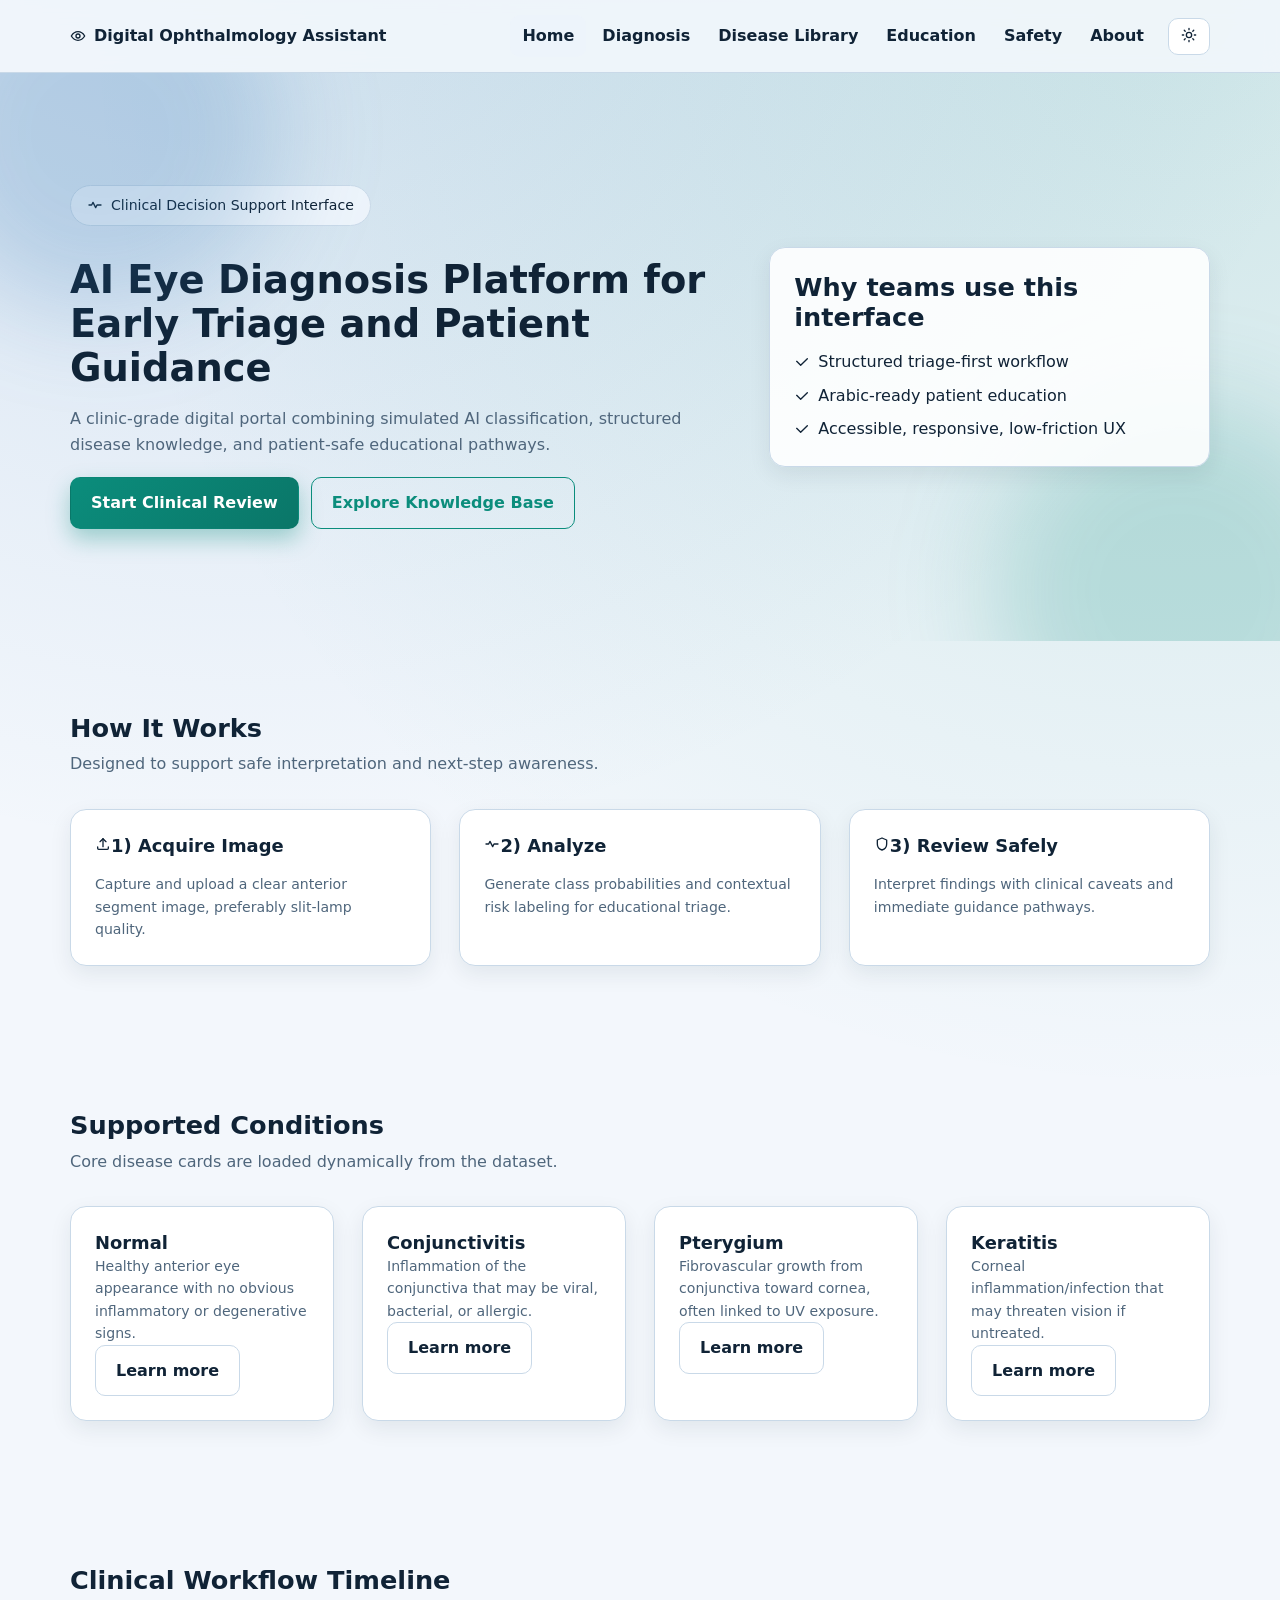
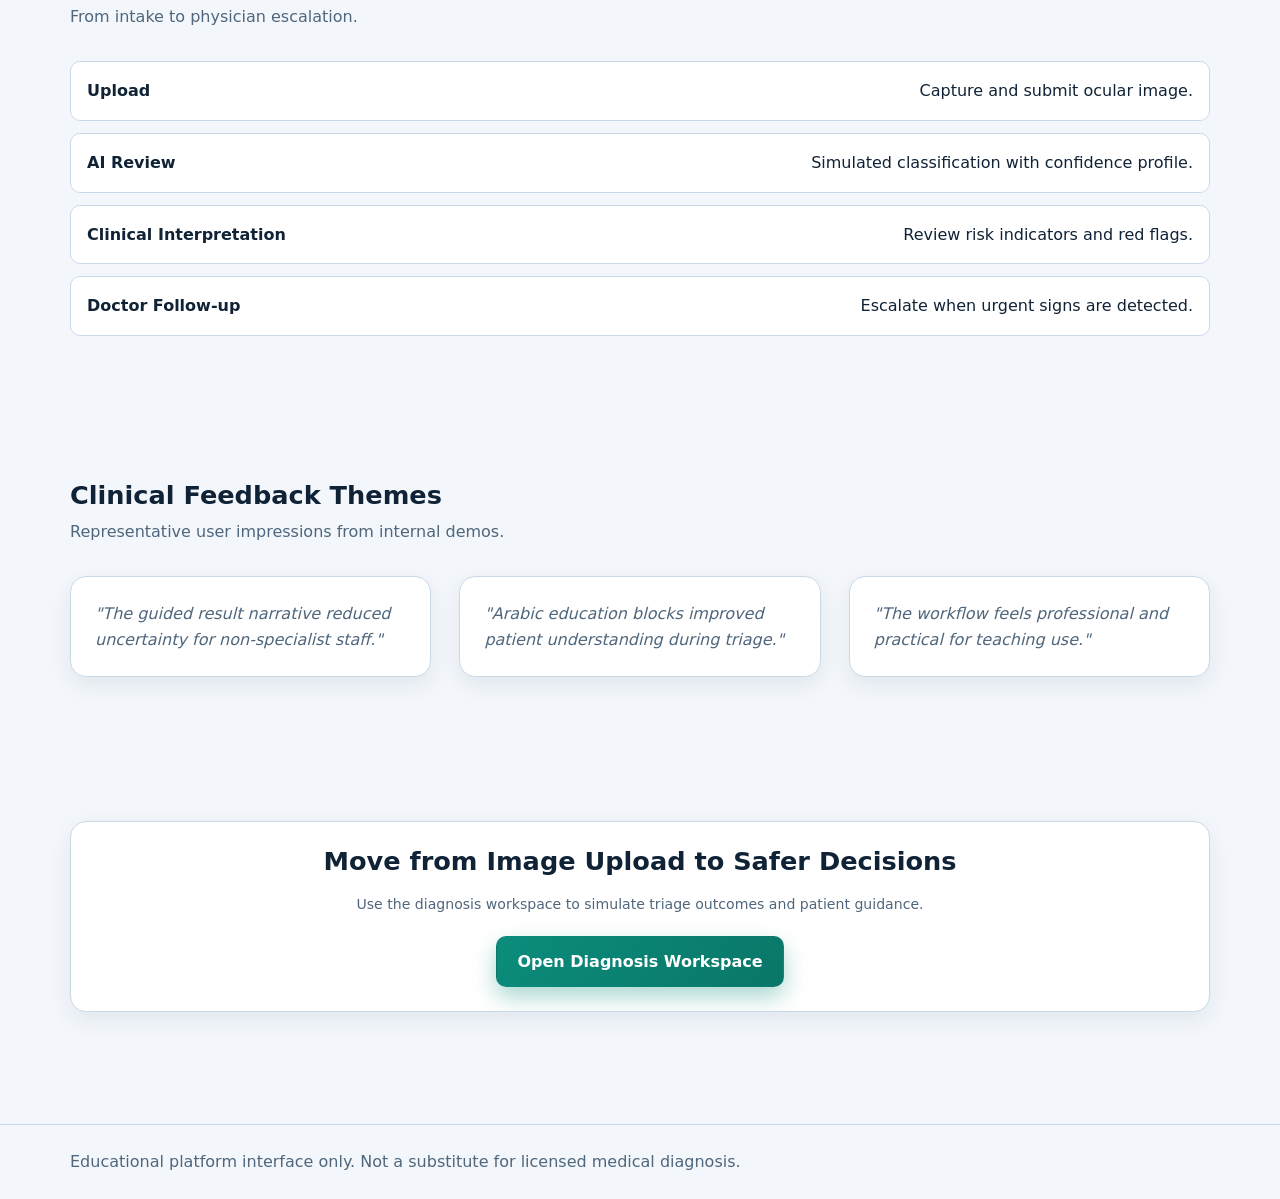
<file: index.html>
﻿<!DOCTYPE html>
<html lang="en" dir="ltr" data-theme="light">
<head>
  <meta charset="UTF-8" />
  <meta name="viewport" content="width=device-width, initial-scale=1.0" />
  <meta name="description" content="Digital Ophthalmology Assistant for anterior eye triage and patient education." />
  <title>Digital Ophthalmology Assistant | Home</title>
  <link rel="stylesheet" href="styles.css" />
  <script defer src="assets/icons.js"></script>
  <script defer src="app.js"></script>
</head>
<body data-page="home">
  <a class="skip-link" href="#main-content">Skip to content</a>
  <header class="topbar">
    <div class="container topbar-inner">
      <a class="brand" href="index.html"><span class="icon" data-icon="eye"></span>Digital Ophthalmology Assistant</a>
      <button class="nav-toggle" type="button" aria-expanded="false" aria-controls="site-nav" aria-label="Toggle navigation"><span class="icon" data-icon="settings"></span>Menu</button>
      <nav id="site-nav" class="nav" aria-label="Primary">
        <a href="index.html" aria-current="page">Home</a>
        <a href="diagnose.html">Diagnosis</a>
        <a href="diseases.html">Disease Library</a>
        <a href="education.html">Education</a>
        <a href="safety.html">Safety</a>
        <a href="about.html">About</a>
      </nav>
      <button id="theme-toggle" class="theme-toggle" type="button" aria-label="Toggle theme"><span class="icon theme-icon" data-icon="sun"></span></button>
    </div>
  </header>

  <main id="main-content" class="hidden-overflow">
    <section class="hero reveal reveal-up">
      <div class="hero-blob hero-blob-a" aria-hidden="true"></div>
      <div class="hero-blob hero-blob-b" aria-hidden="true"></div>
      <div class="container hero-grid">
        <div class="stack">
          <p class="eyebrow"><span class="icon" data-icon="activity"></span>Clinical Decision Support Interface</p>
          <h1>AI Eye Diagnosis Platform for Early Triage and Patient Guidance</h1>
          <p class="lead">A clinic-grade digital portal combining simulated AI classification, structured disease knowledge, and patient-safe educational pathways.</p>
          <div class="actions">
            <a class="btn btn-primary" href="diagnose.html">Start Clinical Review</a>
            <a class="btn btn-outline" href="diseases.html">Explore Knowledge Base</a>
          </div>
        </div>

        <aside class="card glass stack reveal reveal-scale" aria-label="Platform highlights">
          <h2>Why teams use this interface</h2>
          <ul class="plain-list">
            <li><span class="icon" data-icon="check"></span>Structured triage-first workflow</li>
            <li><span class="icon" data-icon="check"></span>Arabic-ready patient education</li>
            <li><span class="icon" data-icon="check"></span>Accessible, responsive, low-friction UX</li>
          </ul>
        </aside>
      </div>
    </section>

    <section class="section reveal reveal-up">
      <div class="container">
        <div class="section-head">
          <h2>How It Works</h2>
          <p>Designed to support safe interpretation and next-step awareness.</p>
        </div>
        <div class="grid grid-3 stagger">
          <article class="card tilt-card stack">
            <h3><span class="icon" data-icon="upload"></span>1) Acquire Image</h3>
            <p class="small">Capture and upload a clear anterior segment image, preferably slit-lamp quality.</p>
          </article>
          <article class="card tilt-card stack">
            <h3><span class="icon" data-icon="activity"></span>2) Analyze</h3>
            <p class="small">Generate class probabilities and contextual risk labeling for educational triage.</p>
          </article>
          <article class="card tilt-card stack">
            <h3><span class="icon" data-icon="shield"></span>3) Review Safely</h3>
            <p class="small">Interpret findings with clinical caveats and immediate guidance pathways.</p>
          </article>
        </div>
      </div>
    </section>

    <section class="section reveal reveal-up">
      <div class="container">
        <div class="section-head">
          <h2>Supported Conditions</h2>
          <p>Core disease cards are loaded dynamically from the dataset.</p>
        </div>
        <div id="home-diseases" class="grid grid-4 stagger"></div>
      </div>
    </section>

    <section class="section reveal reveal-left">
      <div class="container">
        <div class="section-head">
          <h2>Clinical Workflow Timeline</h2>
          <p>From intake to physician escalation.</p>
        </div>
        <ol class="timeline">
          <li><strong>Upload</strong><span>Capture and submit ocular image.</span></li>
          <li><strong>AI Review</strong><span>Simulated classification with confidence profile.</span></li>
          <li><strong>Clinical Interpretation</strong><span>Review risk indicators and red flags.</span></li>
          <li><strong>Doctor Follow-up</strong><span>Escalate when urgent signs are detected.</span></li>
        </ol>
      </div>
    </section>

    <section class="section reveal reveal-right">
      <div class="container">
        <div class="section-head">
          <h2>Clinical Feedback Themes</h2>
          <p>Representative user impressions from internal demos.</p>
        </div>
        <div class="grid grid-3 stagger">
          <blockquote class="card quote">"The guided result narrative reduced uncertainty for non-specialist staff."</blockquote>
          <blockquote class="card quote">"Arabic education blocks improved patient understanding during triage."</blockquote>
          <blockquote class="card quote">"The workflow feels professional and practical for teaching use."</blockquote>
        </div>
      </div>
    </section>

    <section class="section reveal reveal-scale">
      <div class="container">
        <div class="card stack" style="text-align:center;">
          <h2>Move from Image Upload to Safer Decisions</h2>
          <p class="small">Use the diagnosis workspace to simulate triage outcomes and patient guidance.</p>
          <div class="actions" style="justify-content:center;">
            <a class="btn btn-primary" href="diagnose.html">Open Diagnosis Workspace</a>
          </div>
        </div>
      </div>
    </section>
  </main>

  <button id="back-to-top" class="back-to-top" type="button" aria-label="Back to top"><span class="icon" data-icon="chevron"></span></button>
  <div id="toast-root" class="toast-root" aria-live="polite" aria-atomic="true"></div>
  <footer class="footer"><div class="container"><p>Educational platform interface only. Not a substitute for licensed medical diagnosis.</p></div></footer>
</body>
</html>
</file>
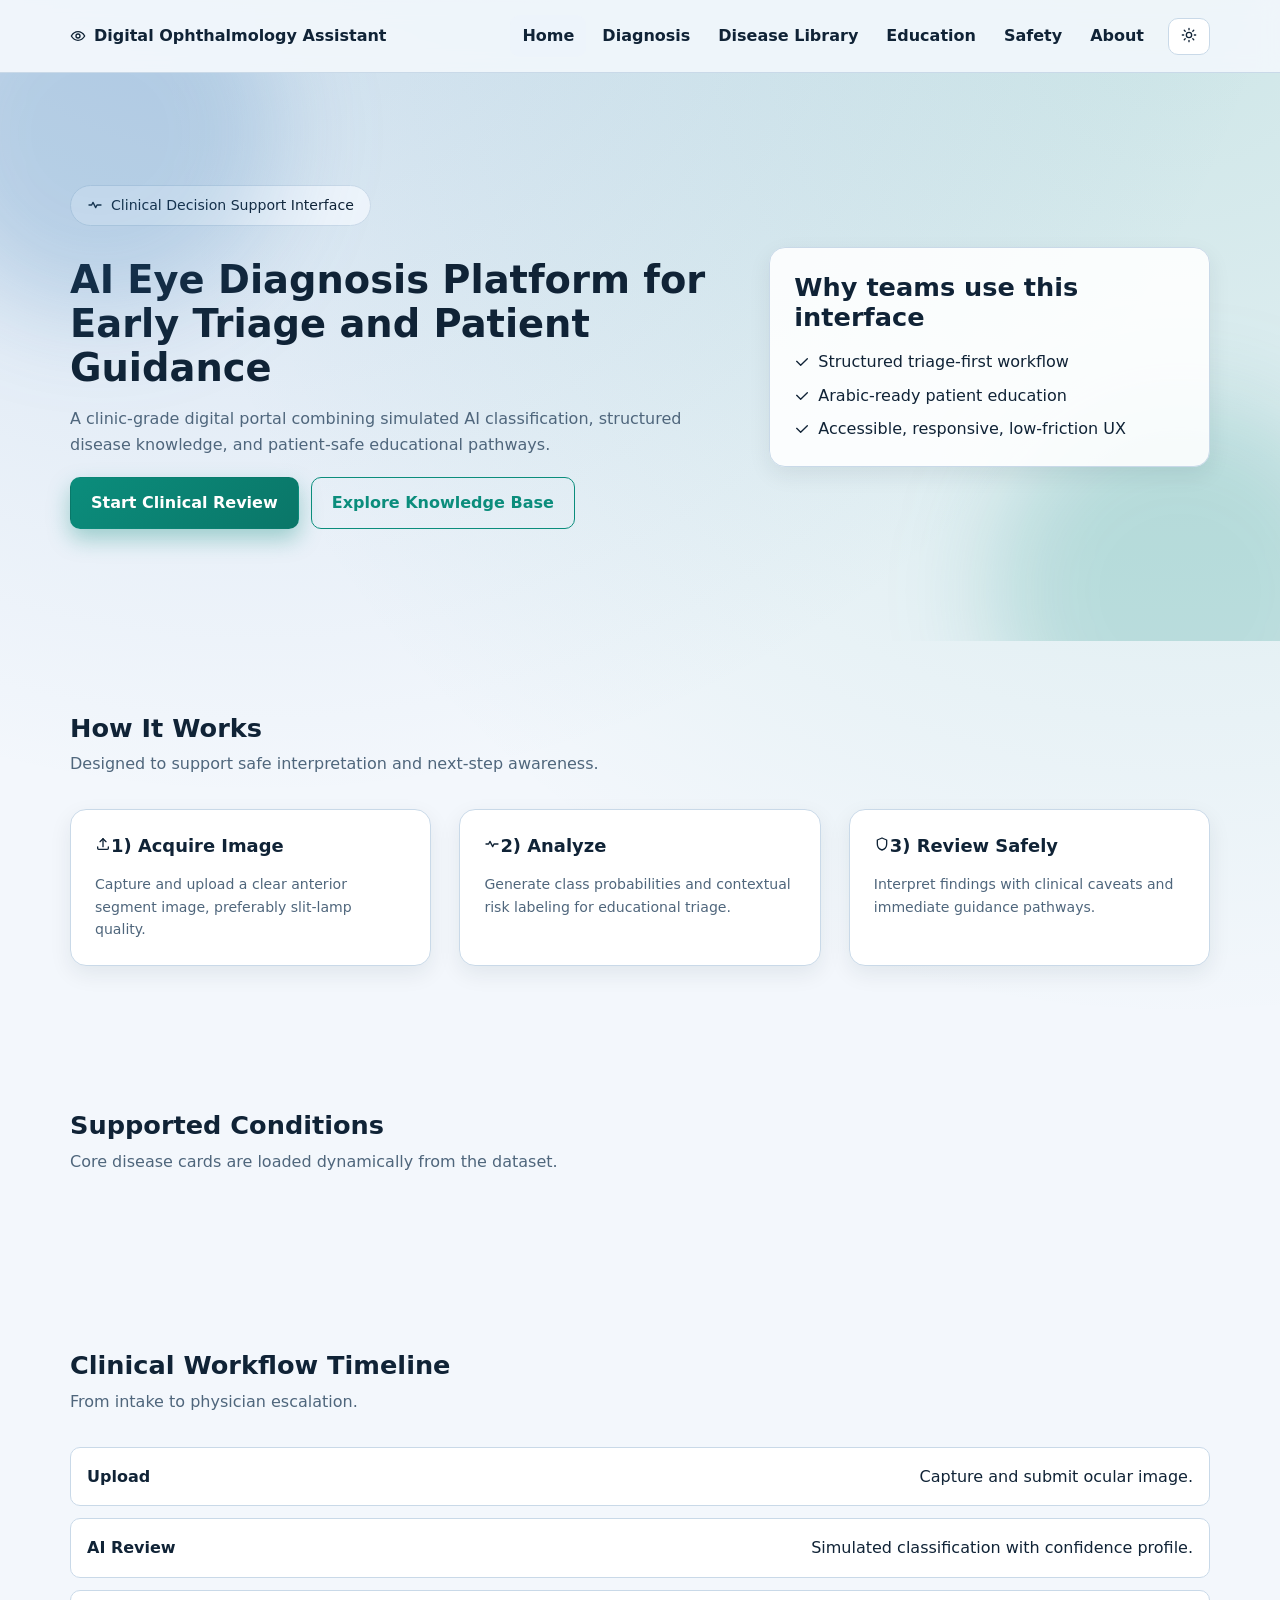
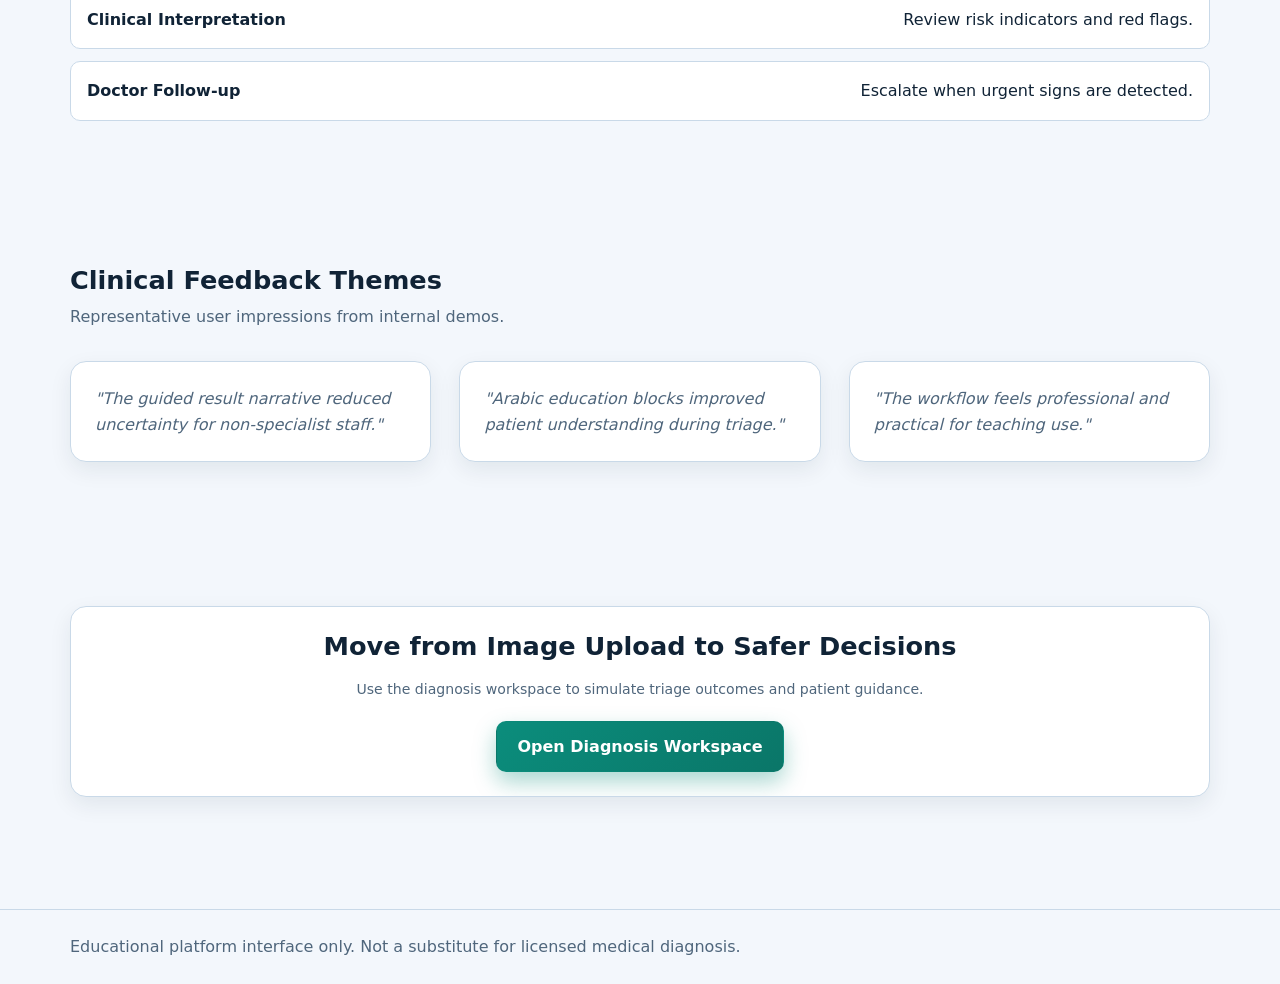
<file: frontend/pages/index.html>
﻿<!DOCTYPE html>
<html lang="en" dir="ltr" data-theme="light">
<head>
  <meta charset="UTF-8" />
  <meta name="viewport" content="width=device-width, initial-scale=1.0" />
  <meta name="description" content="Digital Ophthalmology Assistant for anterior eye triage and patient education." />
  <title>Digital Ophthalmology Assistant | Home</title>
  <link rel="stylesheet" href="../styles/styles.css" />
  <script defer src="../assets/icons.js"></script>
  <script defer src="../js/app.js"></script>
</head>
<body data-page="home">
  <a class="skip-link" href="#main-content">Skip to content</a>
  <header class="topbar">
    <div class="container topbar-inner">
      <a class="brand" href="index.html"><span class="icon" data-icon="eye"></span>Digital Ophthalmology Assistant</a>
      <button class="nav-toggle" type="button" aria-expanded="false" aria-controls="site-nav" aria-label="Toggle navigation"><span class="icon" data-icon="settings"></span>Menu</button>
      <nav id="site-nav" class="nav" aria-label="Primary">
        <a href="index.html" aria-current="page">Home</a>
        <a href="diagnose.html">Diagnosis</a>
        <a href="diseases.html">Disease Library</a>
        <a href="education.html">Education</a>
        <a href="safety.html">Safety</a>
        <a href="about.html">About</a>
      </nav>
      <button id="theme-toggle" class="theme-toggle" type="button" aria-label="Toggle theme"><span class="icon theme-icon" data-icon="sun"></span></button>
    </div>
  </header>

  <main id="main-content" class="hidden-overflow">
    <section class="hero reveal reveal-up">
      <div class="hero-blob hero-blob-a" aria-hidden="true"></div>
      <div class="hero-blob hero-blob-b" aria-hidden="true"></div>
      <div class="container hero-grid">
        <div class="stack">
          <p class="eyebrow"><span class="icon" data-icon="activity"></span>Clinical Decision Support Interface</p>
          <h1>AI Eye Diagnosis Platform for Early Triage and Patient Guidance</h1>
          <p class="lead">A clinic-grade digital portal combining simulated AI classification, structured disease knowledge, and patient-safe educational pathways.</p>
          <div class="actions">
            <a class="btn btn-primary" href="diagnose.html">Start Clinical Review</a>
            <a class="btn btn-outline" href="diseases.html">Explore Knowledge Base</a>
          </div>
        </div>

        <aside class="card glass stack reveal reveal-scale" aria-label="Platform highlights">
          <h2>Why teams use this interface</h2>
          <ul class="plain-list">
            <li><span class="icon" data-icon="check"></span>Structured triage-first workflow</li>
            <li><span class="icon" data-icon="check"></span>Arabic-ready patient education</li>
            <li><span class="icon" data-icon="check"></span>Accessible, responsive, low-friction UX</li>
          </ul>
        </aside>
      </div>
    </section>

    <section class="section reveal reveal-up">
      <div class="container">
        <div class="section-head">
          <h2>How It Works</h2>
          <p>Designed to support safe interpretation and next-step awareness.</p>
        </div>
        <div class="grid grid-3 stagger">
          <article class="card tilt-card stack">
            <h3><span class="icon" data-icon="upload"></span>1) Acquire Image</h3>
            <p class="small">Capture and upload a clear anterior segment image, preferably slit-lamp quality.</p>
          </article>
          <article class="card tilt-card stack">
            <h3><span class="icon" data-icon="activity"></span>2) Analyze</h3>
            <p class="small">Generate class probabilities and contextual risk labeling for educational triage.</p>
          </article>
          <article class="card tilt-card stack">
            <h3><span class="icon" data-icon="shield"></span>3) Review Safely</h3>
            <p class="small">Interpret findings with clinical caveats and immediate guidance pathways.</p>
          </article>
        </div>
      </div>
    </section>

    <section class="section reveal reveal-up">
      <div class="container">
        <div class="section-head">
          <h2>Supported Conditions</h2>
          <p>Core disease cards are loaded dynamically from the dataset.</p>
        </div>
        <div id="home-diseases" class="grid grid-4 stagger"></div>
      </div>
    </section>

    <section class="section reveal reveal-left">
      <div class="container">
        <div class="section-head">
          <h2>Clinical Workflow Timeline</h2>
          <p>From intake to physician escalation.</p>
        </div>
        <ol class="timeline">
          <li><strong>Upload</strong><span>Capture and submit ocular image.</span></li>
          <li><strong>AI Review</strong><span>Simulated classification with confidence profile.</span></li>
          <li><strong>Clinical Interpretation</strong><span>Review risk indicators and red flags.</span></li>
          <li><strong>Doctor Follow-up</strong><span>Escalate when urgent signs are detected.</span></li>
        </ol>
      </div>
    </section>

    <section class="section reveal reveal-right">
      <div class="container">
        <div class="section-head">
          <h2>Clinical Feedback Themes</h2>
          <p>Representative user impressions from internal demos.</p>
        </div>
        <div class="grid grid-3 stagger">
          <blockquote class="card quote">"The guided result narrative reduced uncertainty for non-specialist staff."</blockquote>
          <blockquote class="card quote">"Arabic education blocks improved patient understanding during triage."</blockquote>
          <blockquote class="card quote">"The workflow feels professional and practical for teaching use."</blockquote>
        </div>
      </div>
    </section>

    <section class="section reveal reveal-scale">
      <div class="container">
        <div class="card stack" style="text-align:center;">
          <h2>Move from Image Upload to Safer Decisions</h2>
          <p class="small">Use the diagnosis workspace to simulate triage outcomes and patient guidance.</p>
          <div class="actions" style="justify-content:center;">
            <a class="btn btn-primary" href="diagnose.html">Open Diagnosis Workspace</a>
          </div>
        </div>
      </div>
    </section>
  </main>

  <button id="back-to-top" class="back-to-top" type="button" aria-label="Back to top"><span class="icon" data-icon="chevron"></span></button>
  <div id="toast-root" class="toast-root" aria-live="polite" aria-atomic="true"></div>
  <footer class="footer"><div class="container"><p>Educational platform interface only. Not a substitute for licensed medical diagnosis.</p></div></footer>
</body>
</html>
</file>
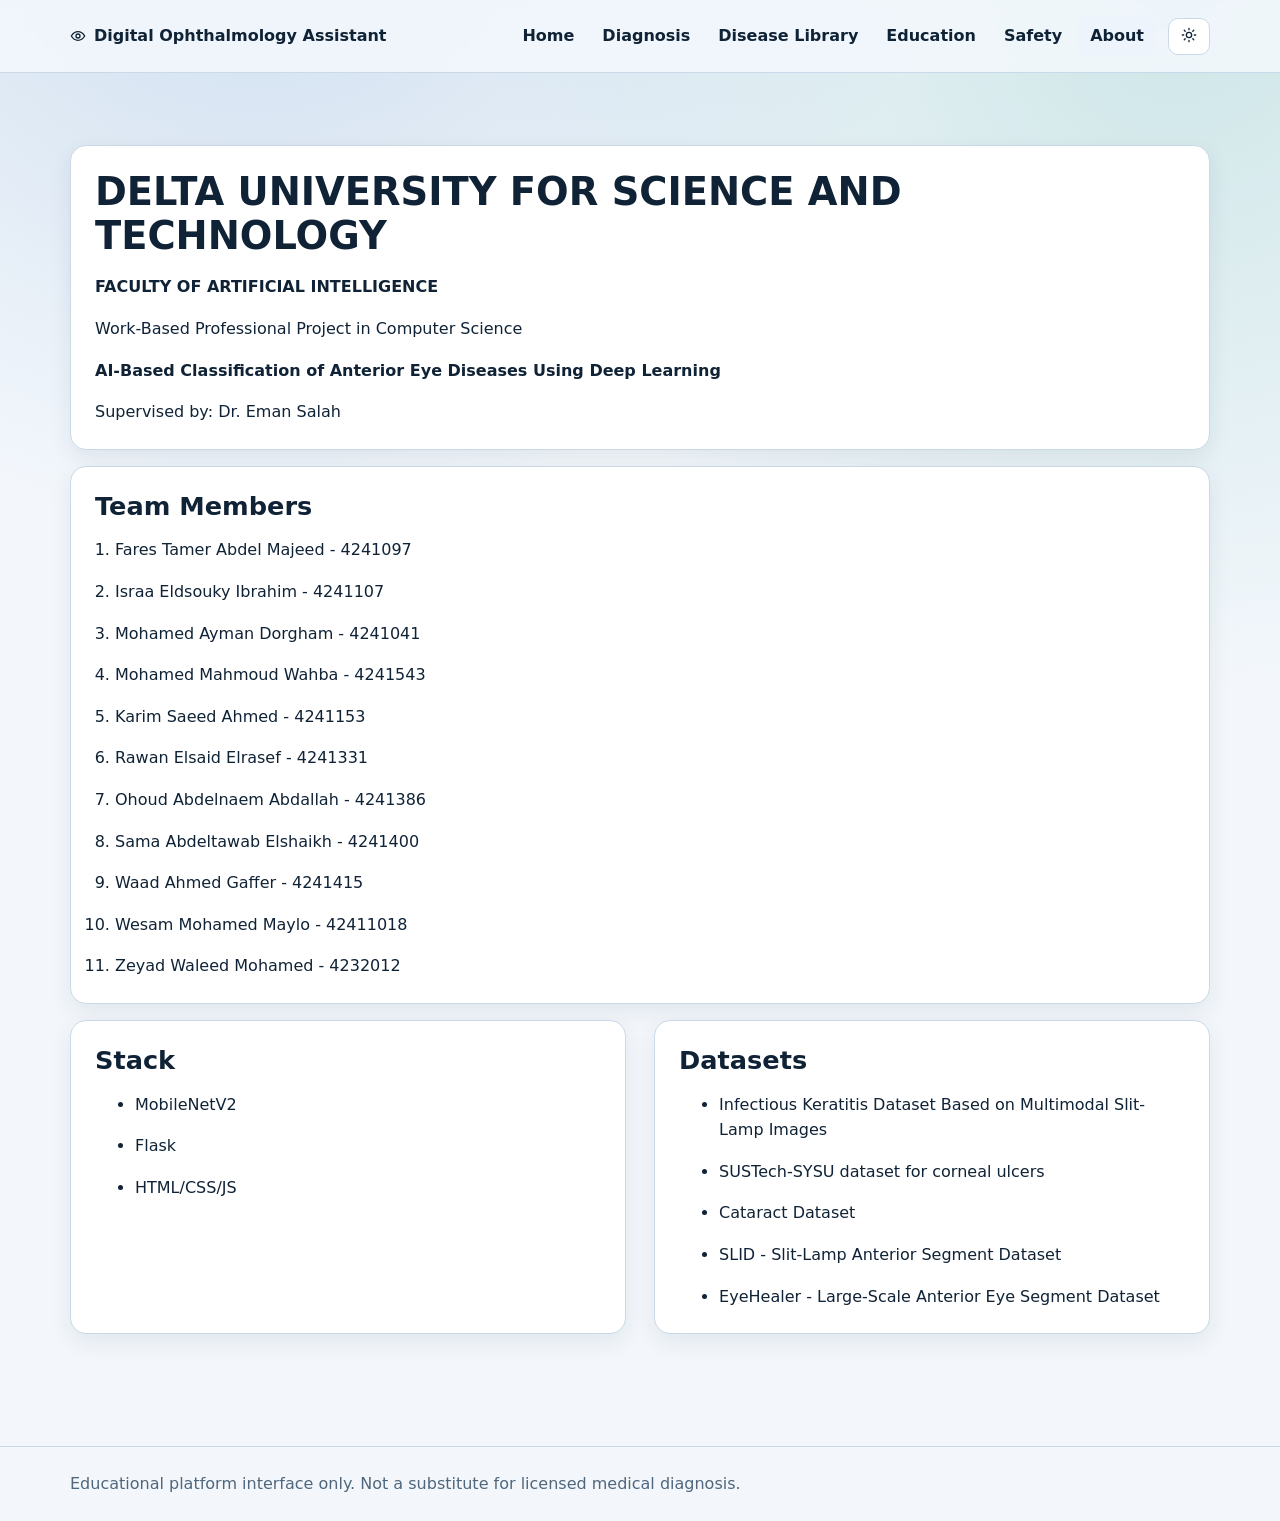
<file: about.html>
﻿<!DOCTYPE html>
<html lang="en" dir="ltr" data-theme="light">
<head>
  <meta charset="UTF-8" />
  <meta name="viewport" content="width=device-width, initial-scale=1.0" />
  <meta name="description" content="Project team and academic details." />
  <title>Digital Ophthalmology Assistant | About</title>
  <link rel="stylesheet" href="styles.css" />
  <script defer src="assets/icons.js"></script>
  <script defer src="app.js"></script>
</head>
<body data-page="about">
  <a class="skip-link" href="#main-content">Skip to content</a>
  <header class="topbar">
    <div class="container topbar-inner">
      <a class="brand" href="index.html"><span class="icon" data-icon="eye"></span>Digital Ophthalmology Assistant</a>
      <button class="nav-toggle" type="button" aria-expanded="false" aria-controls="site-nav" aria-label="Toggle navigation"><span class="icon" data-icon="settings"></span>Menu</button>
      <nav id="site-nav" class="nav" aria-label="Primary">
        <a href="index.html">Home</a>
        <a href="diagnose.html">Diagnosis</a>
        <a href="diseases.html">Disease Library</a>
        <a href="education.html">Education</a>
        <a href="safety.html">Safety</a>
        <a href="about.html" aria-current="page">About</a>
      </nav>
      <button id="theme-toggle" class="theme-toggle" type="button" aria-label="Toggle theme"><span class="icon theme-icon" data-icon="sun"></span></button>
    </div>
  </header>

  <main id="main-content" class="section">
    <div class="container stack">
      <article class="card stack reveal reveal-up">
        <h1>DELTA UNIVERSITY FOR SCIENCE AND TECHNOLOGY</h1>
        <p><strong>FACULTY OF ARTIFICIAL INTELLIGENCE</strong></p>
        <p>Work-Based Professional Project in Computer Science</p>
        <p><strong>AI-Based Classification of Anterior Eye Diseases Using Deep Learning</strong></p>
        <p>Supervised by: Dr. Eman Salah</p>
      </article>

      <article class="card stack reveal reveal-up">
        <h2>Team Members</h2>
        <ol class="stack" style="padding-inline-start: 20px;">
          <li>Fares Tamer Abdel Majeed - 4241097</li>
          <li>Israa Eldsouky Ibrahim - 4241107</li>
          <li>Mohamed Ayman Dorgham - 4241041</li>
          <li>Mohamed Mahmoud Wahba - 4241543</li>
          <li>Karim Saeed Ahmed - 4241153</li>
          <li>Rawan Elsaid Elrasef - 4241331</li>
          <li>Ohoud Abdelnaem Abdallah - 4241386</li>
          <li>Sama Abdeltawab Elshaikh - 4241400</li>
          <li>Waad Ahmed Gaffer - 4241415</li>
          <li>Wesam Mohamed Maylo - 42411018</li>
          <li>Zeyad Waleed Mohamed - 4232012</li>
        </ol>
      </article>

      <div class="grid grid-2 stagger reveal reveal-scale">
        <article class="card stack">
          <h2>Stack</h2>
          <ul class="stack">
            <li>MobileNetV2</li>
            <li>Flask</li>
            <li>HTML/CSS/JS</li>
          </ul>
        </article>
        <article class="card stack">
          <h2>Datasets</h2>
          <ul class="stack">
            <li>Infectious Keratitis Dataset Based on Multimodal Slit-Lamp Images</li>
            <li>SUSTech-SYSU dataset for corneal ulcers</li>
            <li>Cataract Dataset</li>
            <li>SLID - Slit-Lamp Anterior Segment Dataset</li>
            <li>EyeHealer - Large-Scale Anterior Eye Segment Dataset</li>
          </ul>
        </article>
      </div>
    </div>
  </main>

  <button id="back-to-top" class="back-to-top" type="button" aria-label="Back to top"><span class="icon" data-icon="chevron"></span></button>
  <div id="toast-root" class="toast-root" aria-live="polite" aria-atomic="true"></div>
  <footer class="footer"><div class="container"><p>Educational platform interface only. Not a substitute for licensed medical diagnosis.</p></div></footer>
</body>
</html>
</file>
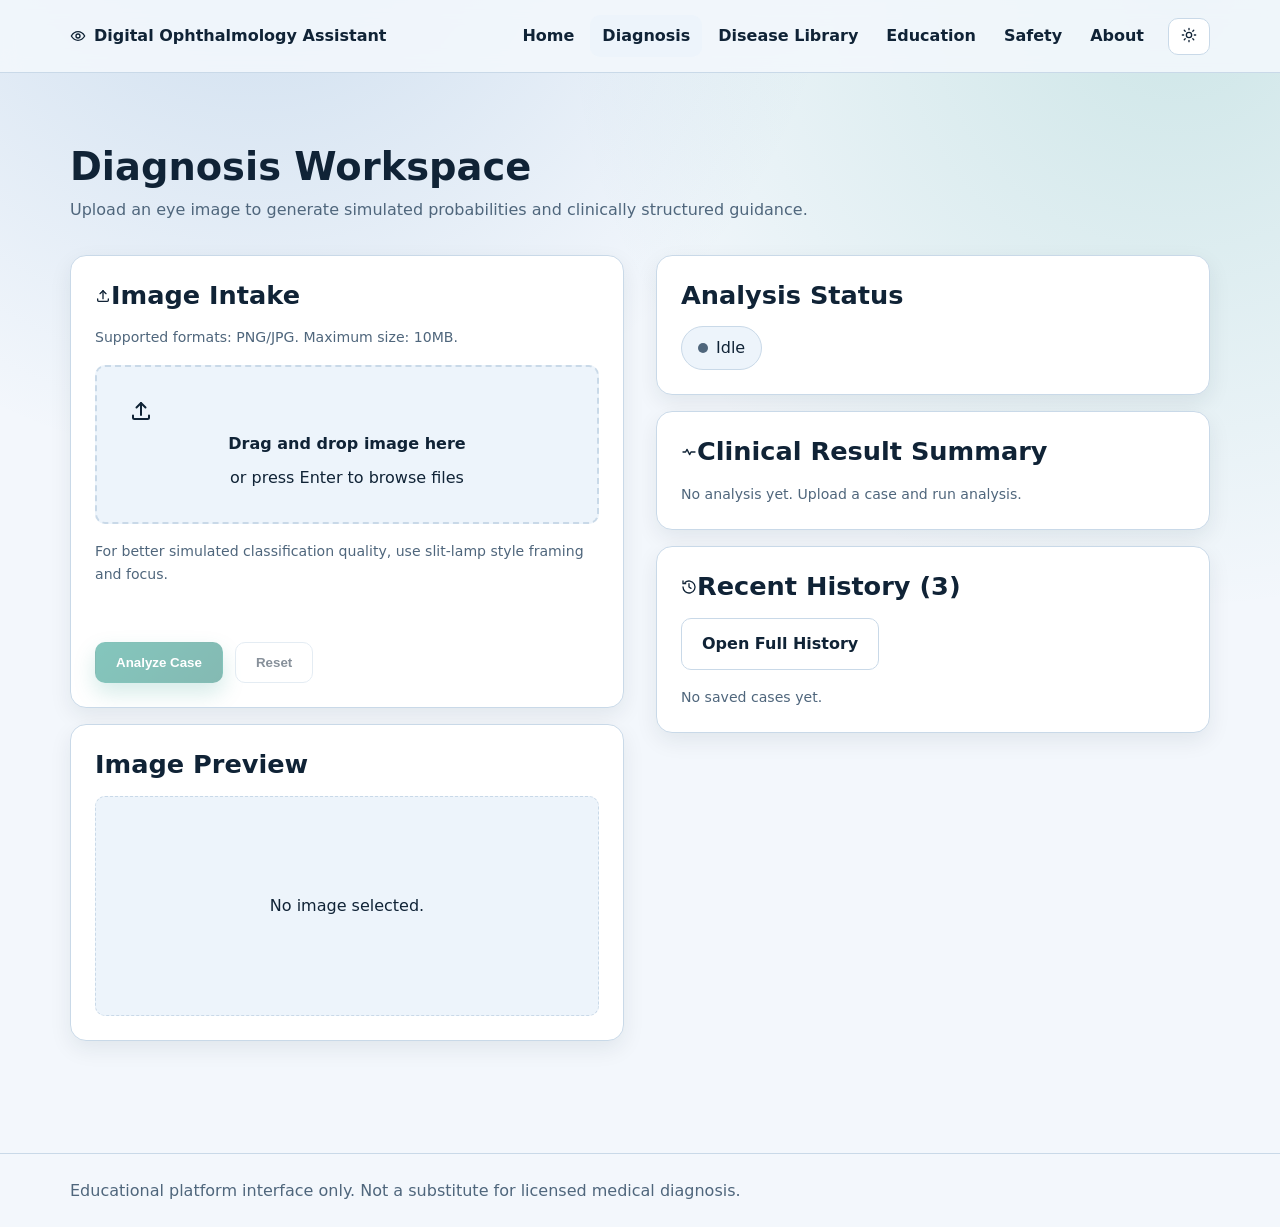
<file: diagnose.html>
﻿<!DOCTYPE html>
<html lang="en" dir="ltr" data-theme="light">
<head>
  <meta charset="UTF-8" />
  <meta name="viewport" content="width=device-width, initial-scale=1.0" />
  <meta name="description" content="Clinical diagnosis workspace with simulated AI outputs and patient-safe guidance." />
  <title>Digital Ophthalmology Assistant | Diagnosis</title>
  <link rel="stylesheet" href="styles.css" />
  <script defer src="assets/icons.js"></script>
  <script defer src="app.js"></script>
</head>
<body data-page="diagnose">
  <a class="skip-link" href="#main-content">Skip to content</a>
  <header class="topbar">
    <div class="container topbar-inner">
      <a class="brand" href="index.html"><span class="icon" data-icon="eye"></span>Digital Ophthalmology Assistant</a>
      <button class="nav-toggle" type="button" aria-expanded="false" aria-controls="site-nav" aria-label="Toggle navigation"><span class="icon" data-icon="settings"></span>Menu</button>
      <nav id="site-nav" class="nav" aria-label="Primary">
        <a href="index.html">Home</a>
        <a href="diagnose.html" aria-current="page">Diagnosis</a>
        <a href="diseases.html">Disease Library</a>
        <a href="education.html">Education</a>
        <a href="safety.html">Safety</a>
        <a href="about.html">About</a>
      </nav>
      <button id="theme-toggle" class="theme-toggle" type="button" aria-label="Toggle theme"><span class="icon theme-icon" data-icon="sun"></span></button>
    </div>
  </header>

  <main id="main-content" class="section">
    <div class="container stack">
      <div class="section-head reveal reveal-up">
        <h1>Diagnosis Workspace</h1>
        <p>Upload an eye image to generate simulated probabilities and clinically structured guidance.</p>
      </div>

      <div class="diagnose-layout reveal reveal-up">
        <section class="stack">
          <article class="card tilt-card stack">
            <h2><span class="icon" data-icon="upload"></span>Image Intake</h2>
            <p class="small">Supported formats: PNG/JPG. Maximum size: 10MB.</p>
            <input id="image-input" type="file" accept="image/png,image/jpeg" hidden />
            <div id="dropzone" class="dropzone" role="button" tabindex="0" aria-label="Upload image by click or drag and drop" aria-describedby="upload-guidance">
              <span class="icon icon-lg" data-icon="upload"></span>
              <p><strong>Drag and drop image here</strong></p>
              <p>or press Enter to browse files</p>
            </div>
            <p id="upload-guidance" class="small">For better simulated classification quality, use slit-lamp style framing and focus.</p>
            <div id="upload-inline-msg" class="inline-msg" role="status" aria-live="polite"></div>
            <div class="actions">
              <button id="analyze-btn" class="btn btn-primary" type="button" disabled>Analyze Case</button>
              <button id="reset-btn" class="btn btn-ghost" type="button" disabled>Reset</button>
            </div>
          </article>

          <article class="card tilt-card stack">
            <h2>Image Preview</h2>
            <div id="preview-box" class="preview-box" role="button" tabindex="0" aria-label="Open image zoom modal">
              <p>No image selected.</p>
            </div>
          </article>
        </section>

        <section class="stack">
          <article class="card stack">
            <h2>Analysis Status</h2>
            <div id="status-indicator" class="status idle" role="status" aria-live="polite"><span class="dot"></span>Idle</div>
            <div id="loading-line" class="loading-line hidden" aria-hidden="true"><span></span></div>
          </article>

          <article class="card stack" id="result-panel">
            <h2><span class="icon" data-icon="activity"></span>Clinical Result Summary</h2>
            <div id="result-skeleton" class="hidden" aria-hidden="true">
              <div class="skeleton sk-line"></div>
              <div class="skeleton sk-line"></div>
              <div class="skeleton sk-pill"></div>
              <div class="skeleton sk-line"></div>
              <div class="skeleton sk-line"></div>
            </div>
            <div id="result-content"><p class="small">No analysis yet. Upload a case and run analysis.</p></div>
          </article>

          <article class="card stack">
            <div class="stack">
              <h2><span class="icon" data-icon="history"></span>Recent History (3)</h2>
              <a class="btn btn-ghost" href="history.html">Open Full History</a>
            </div>
            <ul id="history-preview" class="history-list" aria-live="polite"></ul>
          </article>
        </section>
      </div>
    </div>
  </main>

  <div id="lightbox" class="lightbox hidden" role="dialog" aria-modal="true" aria-label="Image zoom preview">
    <button id="lightbox-close" class="btn btn-ghost" type="button">Close</button>
    <img id="lightbox-image" alt="Zoomed eye preview" />
  </div>

  <button id="back-to-top" class="back-to-top" type="button" aria-label="Back to top"><span class="icon" data-icon="chevron"></span></button>
  <div id="toast-root" class="toast-root" aria-live="polite" aria-atomic="true"></div>
  <footer class="footer"><div class="container"><p>Educational platform interface only. Not a substitute for licensed medical diagnosis.</p></div></footer>
</body>
</html>
</file>
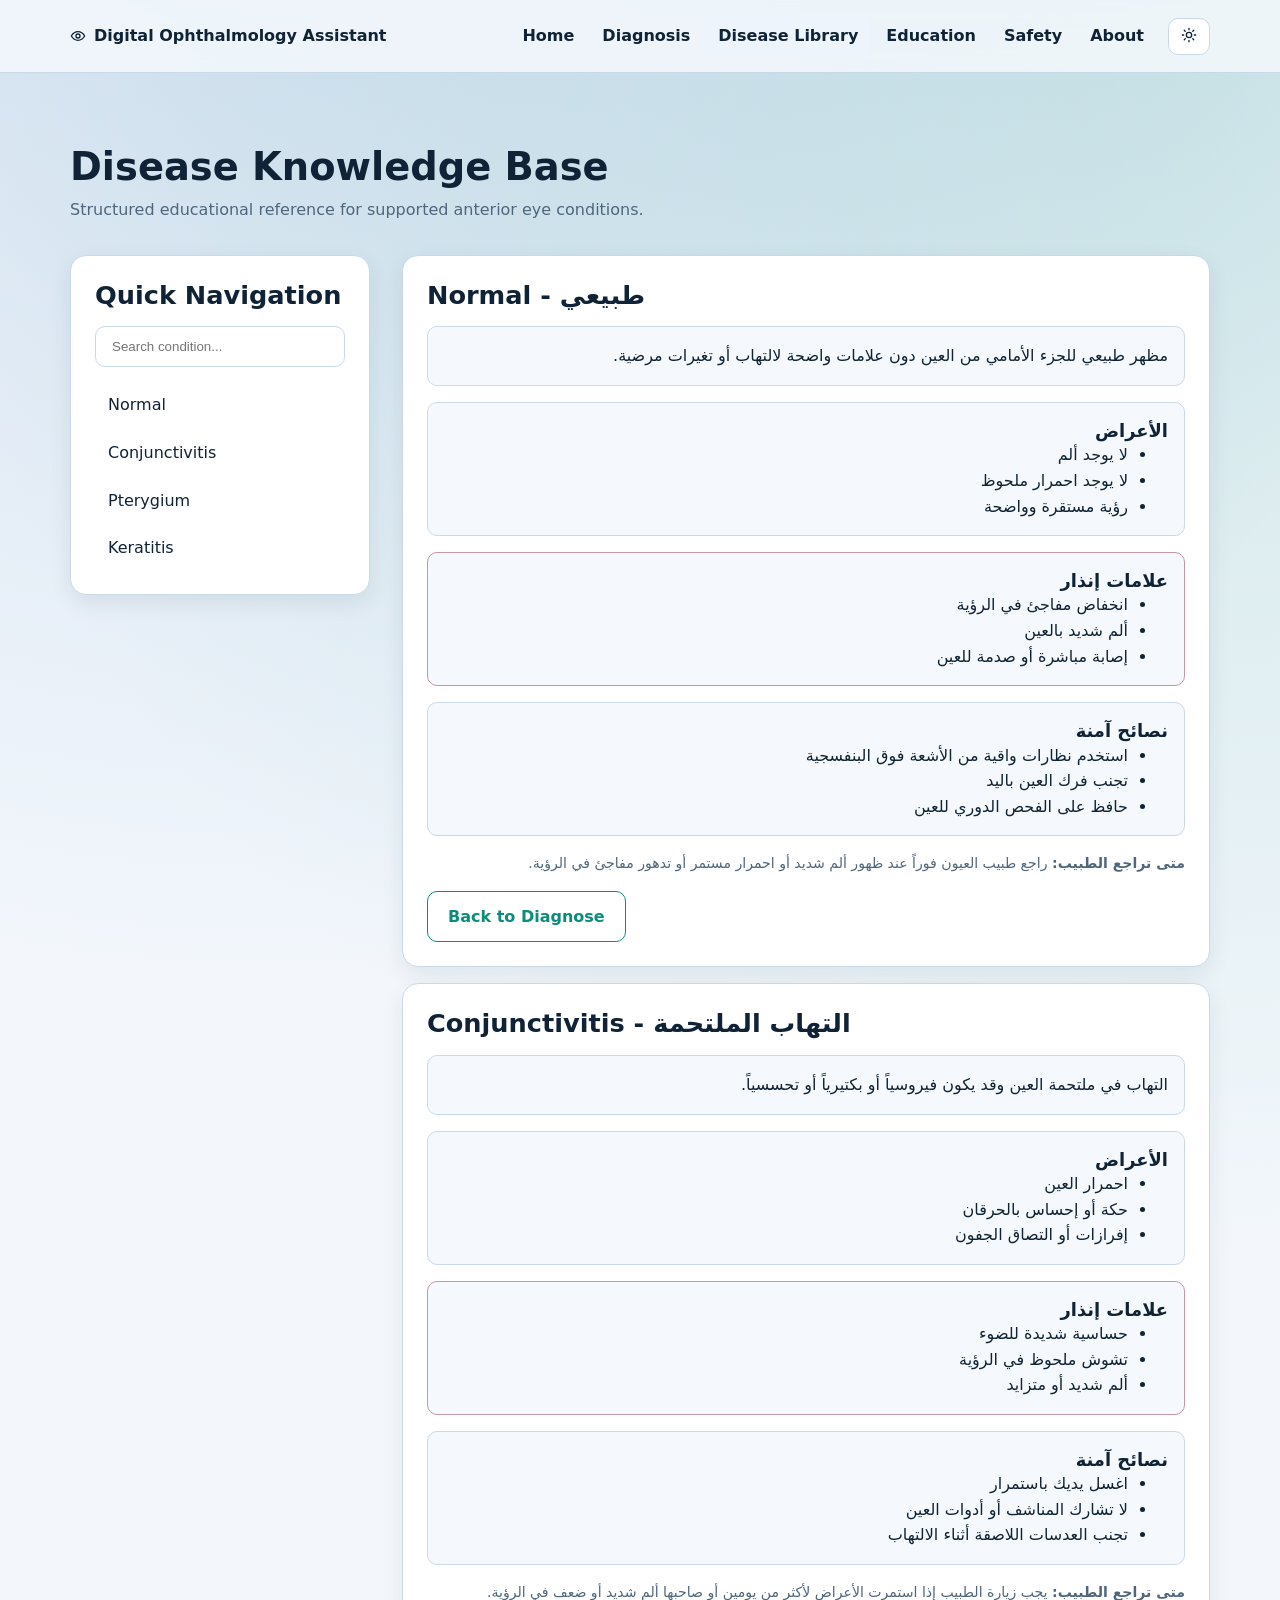
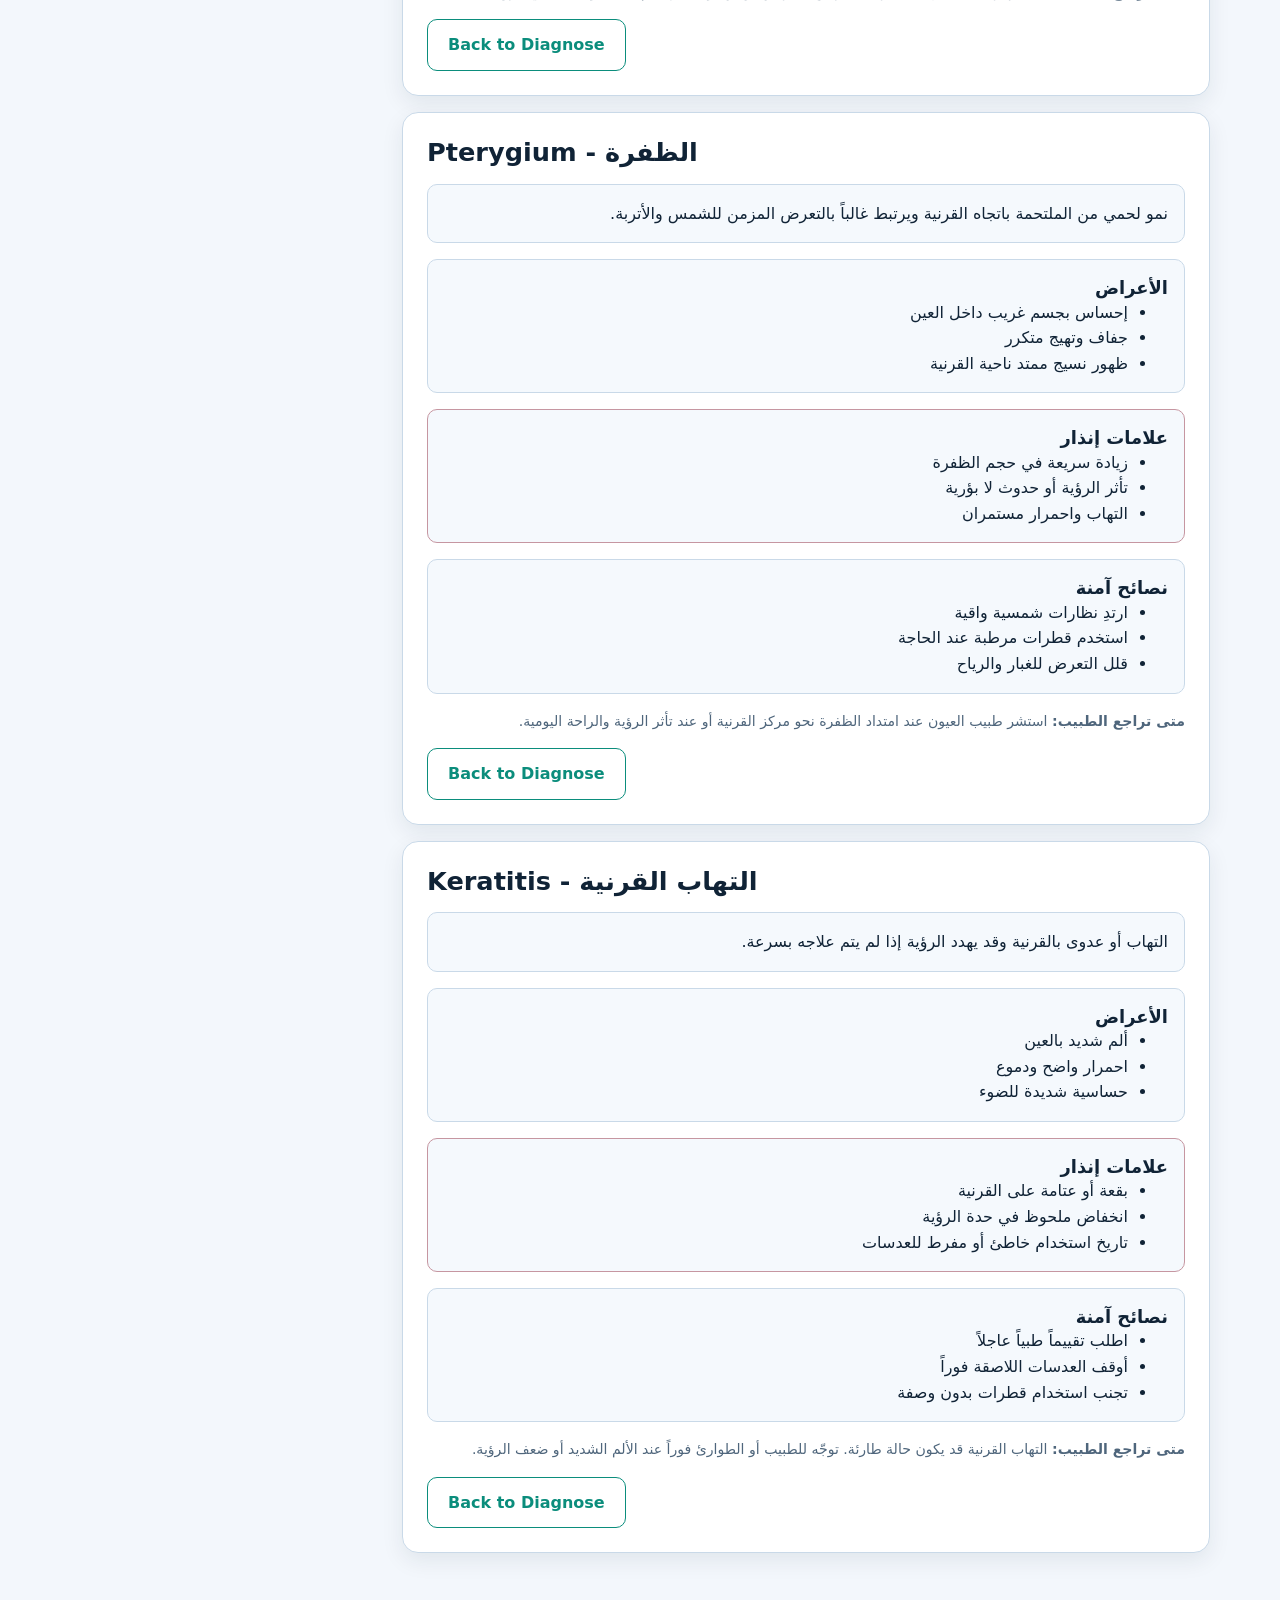
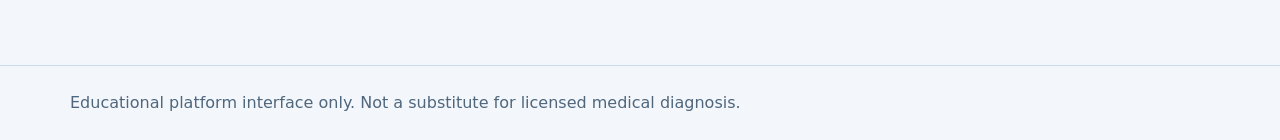
<file: diseases.html>
﻿<!DOCTYPE html>
<html lang="en" dir="ltr" data-theme="light">
<head>
  <meta charset="UTF-8" />
  <meta name="viewport" content="width=device-width, initial-scale=1.0" />
  <meta name="description" content="Disease library with Arabic and English ophthalmology guidance." />
  <title>Digital Ophthalmology Assistant | Disease Library</title>
  <link rel="stylesheet" href="styles.css" />
  <script defer src="assets/icons.js"></script>
  <script defer src="app.js"></script>
</head>
<body data-page="diseases">
  <a class="skip-link" href="#main-content">Skip to content</a>
  <header class="topbar">
    <div class="container topbar-inner">
      <a class="brand" href="index.html"><span class="icon" data-icon="eye"></span>Digital Ophthalmology Assistant</a>
      <button class="nav-toggle" type="button" aria-expanded="false" aria-controls="site-nav" aria-label="Toggle navigation"><span class="icon" data-icon="settings"></span>Menu</button>
      <nav id="site-nav" class="nav" aria-label="Primary">
        <a href="index.html">Home</a>
        <a href="diagnose.html">Diagnosis</a>
        <a href="diseases.html" aria-current="page">Disease Library</a>
        <a href="education.html">Education</a>
        <a href="safety.html">Safety</a>
        <a href="about.html">About</a>
      </nav>
      <button id="theme-toggle" class="theme-toggle" type="button" aria-label="Toggle theme"><span class="icon theme-icon" data-icon="sun"></span></button>
    </div>
  </header>

  <main id="main-content" class="section">
    <div class="container stack">
      <div class="section-head reveal reveal-up">
        <h1>Disease Knowledge Base</h1>
        <p>Structured educational reference for supported anterior eye conditions.</p>
      </div>

      <div class="library-layout reveal reveal-up">
        <aside class="card sticky-card stack reveal reveal-left" aria-label="Quick navigation">
          <h2>Quick Navigation</h2>
          <input id="disease-search" class="search" type="search" placeholder="Search condition..." aria-label="Search diseases" />
          <nav id="disease-nav" class="side-nav"></nav>
        </aside>

        <section id="disease-sections" class="stack reveal reveal-right"></section>
      </div>
    </div>
  </main>

  <button id="back-to-top" class="back-to-top" type="button" aria-label="Back to top"><span class="icon" data-icon="chevron"></span></button>
  <div id="toast-root" class="toast-root" aria-live="polite" aria-atomic="true"></div>
  <footer class="footer"><div class="container"><p>Educational platform interface only. Not a substitute for licensed medical diagnosis.</p></div></footer>
</body>
</html>
</file>
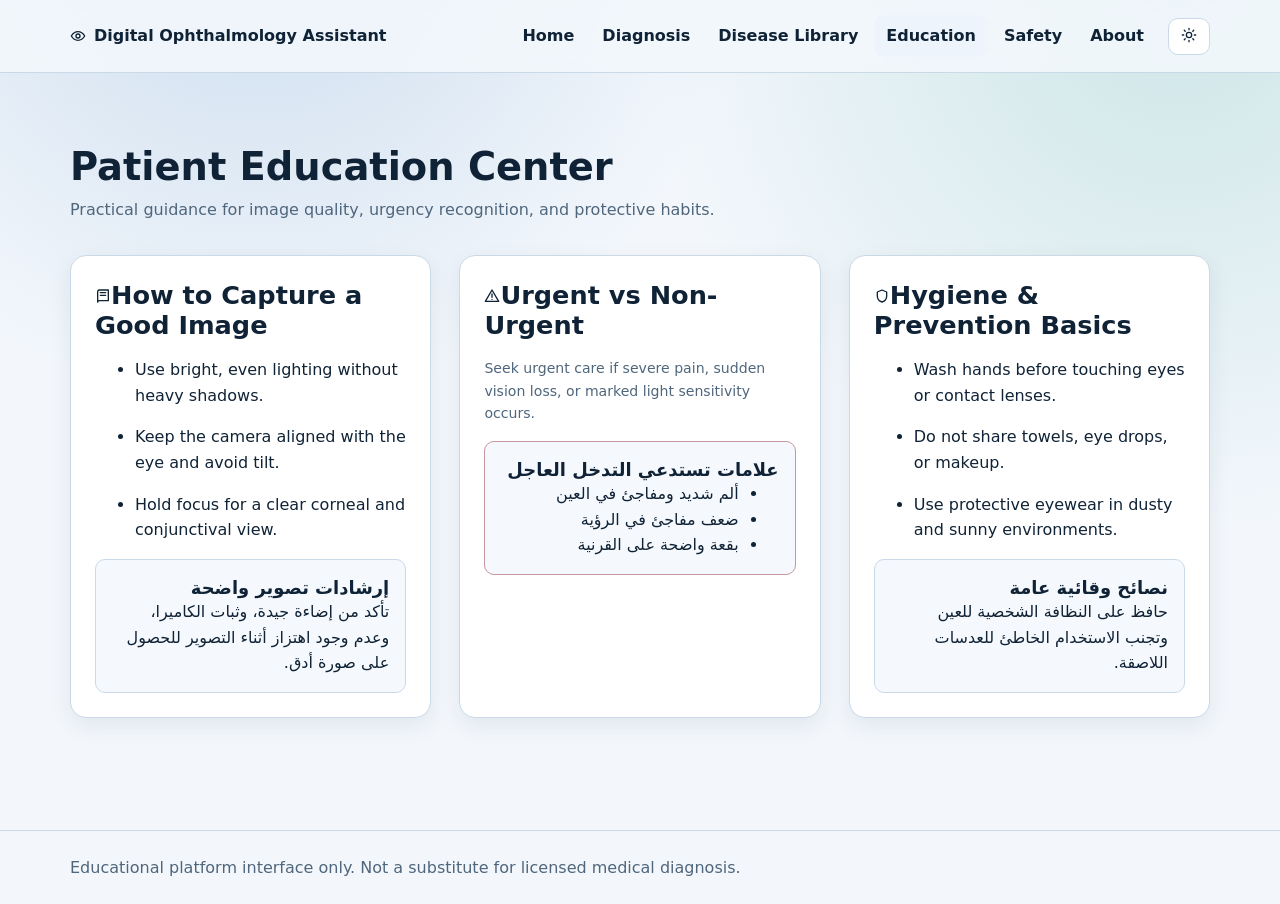
<file: education.html>
﻿<!DOCTYPE html>
<html lang="en" dir="ltr" data-theme="light">
<head>
  <meta charset="UTF-8" />
  <meta name="viewport" content="width=device-width, initial-scale=1.0" />
  <meta name="description" content="Patient education for capture quality, urgency signals, and prevention." />
  <title>Digital Ophthalmology Assistant | Education</title>
  <link rel="stylesheet" href="styles.css" />
  <script defer src="assets/icons.js"></script>
  <script defer src="app.js"></script>
</head>
<body data-page="education">
  <a class="skip-link" href="#main-content">Skip to content</a>
  <header class="topbar">
    <div class="container topbar-inner">
      <a class="brand" href="index.html"><span class="icon" data-icon="eye"></span>Digital Ophthalmology Assistant</a>
      <button class="nav-toggle" type="button" aria-expanded="false" aria-controls="site-nav" aria-label="Toggle navigation"><span class="icon" data-icon="settings"></span>Menu</button>
      <nav id="site-nav" class="nav" aria-label="Primary">
        <a href="index.html">Home</a>
        <a href="diagnose.html">Diagnosis</a>
        <a href="diseases.html">Disease Library</a>
        <a href="education.html" aria-current="page">Education</a>
        <a href="safety.html">Safety</a>
        <a href="about.html">About</a>
      </nav>
      <button id="theme-toggle" class="theme-toggle" type="button" aria-label="Toggle theme"><span class="icon theme-icon" data-icon="sun"></span></button>
    </div>
  </header>

  <main id="main-content" class="section">
    <div class="container stack">
      <div class="section-head reveal reveal-up">
        <h1>Patient Education Center</h1>
        <p>Practical guidance for image quality, urgency recognition, and protective habits.</p>
      </div>

      <div class="grid grid-3 stagger reveal reveal-up">
        <article class="card tilt-card stack">
          <h2><span class="icon" data-icon="book"></span>How to Capture a Good Image</h2>
          <ul class="stack">
            <li>Use bright, even lighting without heavy shadows.</li>
            <li>Keep the camera aligned with the eye and avoid tilt.</li>
            <li>Hold focus for a clear corneal and conjunctival view.</li>
          </ul>
          <div class="rtl rtl-box" lang="ar" dir="rtl">
            <h3>إرشادات تصوير واضحة</h3>
            <p>تأكد من إضاءة جيدة، وثبات الكاميرا، وعدم وجود اهتزاز أثناء التصوير للحصول على صورة أدق.</p>
          </div>
        </article>

        <article class="card tilt-card stack">
          <h2><span class="icon" data-icon="warning"></span>Urgent vs Non-Urgent</h2>
          <p class="small">Seek urgent care if severe pain, sudden vision loss, or marked light sensitivity occurs.</p>
          <div class="rtl rtl-box warning" lang="ar" dir="rtl">
            <h3>علامات تستدعي التدخل العاجل</h3>
            <ul>
              <li>ألم شديد ومفاجئ في العين</li>
              <li>ضعف مفاجئ في الرؤية</li>
              <li>بقعة واضحة على القرنية</li>
            </ul>
          </div>
        </article>

        <article class="card tilt-card stack">
          <h2><span class="icon" data-icon="shield"></span>Hygiene & Prevention Basics</h2>
          <ul class="stack">
            <li>Wash hands before touching eyes or contact lenses.</li>
            <li>Do not share towels, eye drops, or makeup.</li>
            <li>Use protective eyewear in dusty and sunny environments.</li>
          </ul>
          <div class="rtl rtl-box" lang="ar" dir="rtl">
            <h3>نصائح وقائية عامة</h3>
            <p>حافظ على النظافة الشخصية للعين وتجنب الاستخدام الخاطئ للعدسات اللاصقة.</p>
          </div>
        </article>
      </div>
    </div>
  </main>

  <button id="back-to-top" class="back-to-top" type="button" aria-label="Back to top"><span class="icon" data-icon="chevron"></span></button>
  <div id="toast-root" class="toast-root" aria-live="polite" aria-atomic="true"></div>
  <footer class="footer"><div class="container"><p>Educational platform interface only. Not a substitute for licensed medical diagnosis.</p></div></footer>
</body>
</html>
</file>
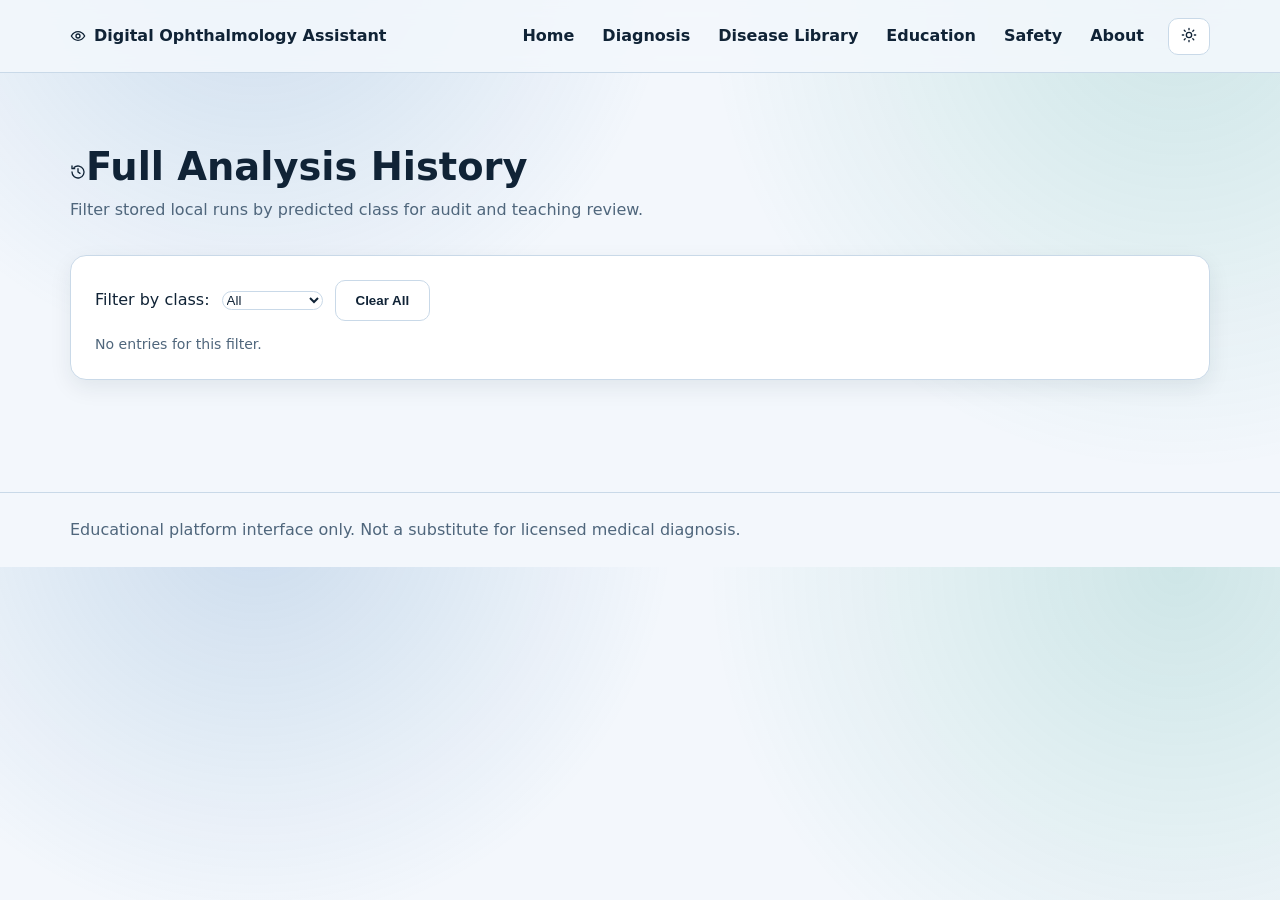
<file: history.html>
﻿<!DOCTYPE html>
<html lang="en" dir="ltr" data-theme="light">
<head>
  <meta charset="UTF-8" />
  <meta name="viewport" content="width=device-width, initial-scale=1.0" />
  <meta name="description" content="Full diagnosis history with filtering tools." />
  <title>Digital Ophthalmology Assistant | History</title>
  <link rel="stylesheet" href="styles.css" />
  <script defer src="assets/icons.js"></script>
  <script defer src="app.js"></script>
</head>
<body data-page="history">
  <a class="skip-link" href="#main-content">Skip to content</a>
  <header class="topbar">
    <div class="container topbar-inner">
      <a class="brand" href="index.html"><span class="icon" data-icon="eye"></span>Digital Ophthalmology Assistant</a>
      <button class="nav-toggle" type="button" aria-expanded="false" aria-controls="site-nav" aria-label="Toggle navigation">Menu</button>
      <nav id="site-nav" class="nav" aria-label="Primary">
        <a href="index.html">Home</a>
        <a href="diagnose.html">Diagnosis</a>
        <a href="diseases.html">Disease Library</a>
        <a href="education.html">Education</a>
        <a href="safety.html">Safety</a>
        <a href="about.html">About</a>
      </nav>
      <button id="theme-toggle" class="theme-toggle" type="button" aria-label="Toggle theme"><span class="icon theme-icon" data-icon="sun"></span></button>
    </div>
  </header>

  <main id="main-content" class="section">
    <div class="container">
      <div class="section-head reveal reveal-up">
        <h1><span class="icon" data-icon="history"></span>Full Analysis History</h1>
        <p>Filter stored local runs by predicted class for audit and teaching review.</p>
      </div>
      <div class="card reveal reveal-up">
        <div class="history-filters">
          <label for="history-filter">Filter by class:</label>
          <select id="history-filter">
            <option value="all">All</option>
            <option value="Normal">Normal</option>
            <option value="Conjunctivitis">Conjunctivitis</option>
            <option value="Pterygium">Pterygium</option>
            <option value="Keratitis">Keratitis</option>
          </select>
          <button id="clear-all-history" class="btn btn-ghost" type="button">Clear All</button>
        </div>
        <div id="history-full" class="history-grid"></div>
      </div>
    </div>
  </main>

  <button id="back-to-top" class="back-to-top" type="button" aria-label="Back to top"><span class="icon" data-icon="chevron"></span></button>
  <div id="toast-root" class="toast-root" aria-live="polite" aria-atomic="true"></div>
  <footer class="footer"><div class="container"><p>Educational platform interface only. Not a substitute for licensed medical diagnosis.</p></div></footer>
</body>
</html>
</file>
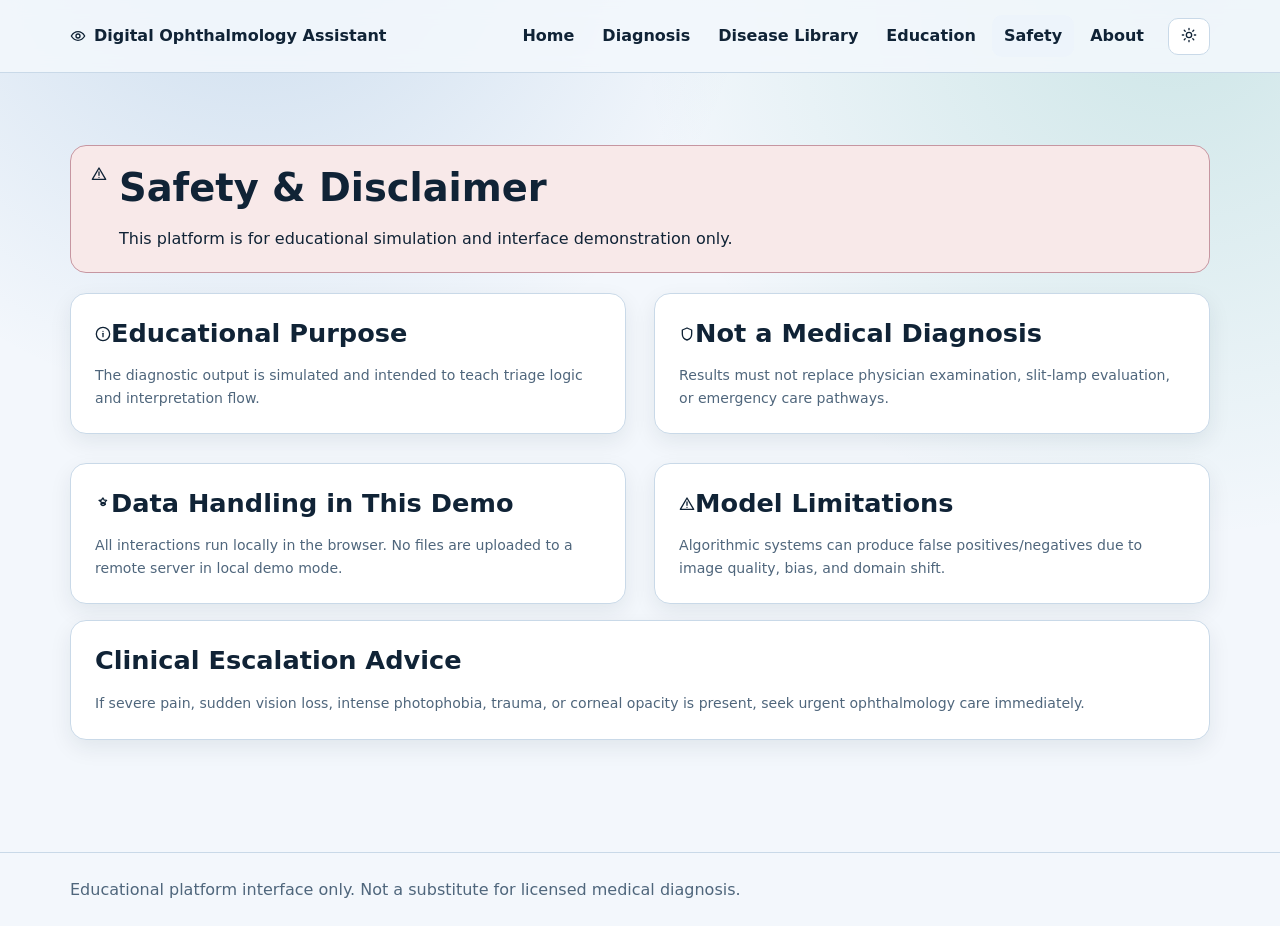
<file: safety.html>
﻿<!DOCTYPE html>
<html lang="en" dir="ltr" data-theme="light">
<head>
  <meta charset="UTF-8" />
  <meta name="viewport" content="width=device-width, initial-scale=1.0" />
  <meta name="description" content="Safety, limitations, and data handling policy for the platform." />
  <title>Digital Ophthalmology Assistant | Safety</title>
  <link rel="stylesheet" href="styles.css" />
  <script defer src="assets/icons.js"></script>
  <script defer src="app.js"></script>
</head>
<body data-page="safety">
  <a class="skip-link" href="#main-content">Skip to content</a>
  <header class="topbar">
    <div class="container topbar-inner">
      <a class="brand" href="index.html"><span class="icon" data-icon="eye"></span>Digital Ophthalmology Assistant</a>
      <button class="nav-toggle" type="button" aria-expanded="false" aria-controls="site-nav" aria-label="Toggle navigation"><span class="icon" data-icon="settings"></span>Menu</button>
      <nav id="site-nav" class="nav" aria-label="Primary">
        <a href="index.html">Home</a>
        <a href="diagnose.html">Diagnosis</a>
        <a href="diseases.html">Disease Library</a>
        <a href="education.html">Education</a>
        <a href="safety.html" aria-current="page">Safety</a>
        <a href="about.html">About</a>
      </nav>
      <button id="theme-toggle" class="theme-toggle" type="button" aria-label="Toggle theme"><span class="icon theme-icon" data-icon="sun"></span></button>
    </div>
  </header>

  <main id="main-content" class="section">
    <div class="container stack">
      <div class="warning-banner reveal reveal-up">
        <span class="icon" data-icon="warning"></span>
        <div class="stack">
          <h1>Safety & Disclaimer</h1>
          <p>This platform is for educational simulation and interface demonstration only.</p>
        </div>
      </div>

      <div class="grid grid-2 stagger reveal reveal-up">
        <article class="card stack">
          <h2><span class="icon" data-icon="info"></span>Educational Purpose</h2>
          <p class="small">The diagnostic output is simulated and intended to teach triage logic and interpretation flow.</p>
        </article>
        <article class="card stack">
          <h2><span class="icon" data-icon="shield"></span>Not a Medical Diagnosis</h2>
          <p class="small">Results must not replace physician examination, slit-lamp evaluation, or emergency care pathways.</p>
        </article>
        <article class="card stack">
          <h2><span class="icon" data-icon="settings"></span>Data Handling in This Demo</h2>
          <p class="small">All interactions run locally in the browser. No files are uploaded to a remote server in local demo mode.</p>
        </article>
        <article class="card stack">
          <h2><span class="icon" data-icon="warning"></span>Model Limitations</h2>
          <p class="small">Algorithmic systems can produce false positives/negatives due to image quality, bias, and domain shift.</p>
        </article>
      </div>

      <article class="card reveal reveal-scale stack">
        <h2>Clinical Escalation Advice</h2>
        <p class="small">If severe pain, sudden vision loss, intense photophobia, trauma, or corneal opacity is present, seek urgent ophthalmology care immediately.</p>
      </article>
    </div>
  </main>

  <button id="back-to-top" class="back-to-top" type="button" aria-label="Back to top"><span class="icon" data-icon="chevron"></span></button>
  <div id="toast-root" class="toast-root" aria-live="polite" aria-atomic="true"></div>
  <footer class="footer"><div class="container"><p>Educational platform interface only. Not a substitute for licensed medical diagnosis.</p></div></footer>
</body>
</html>
</file>
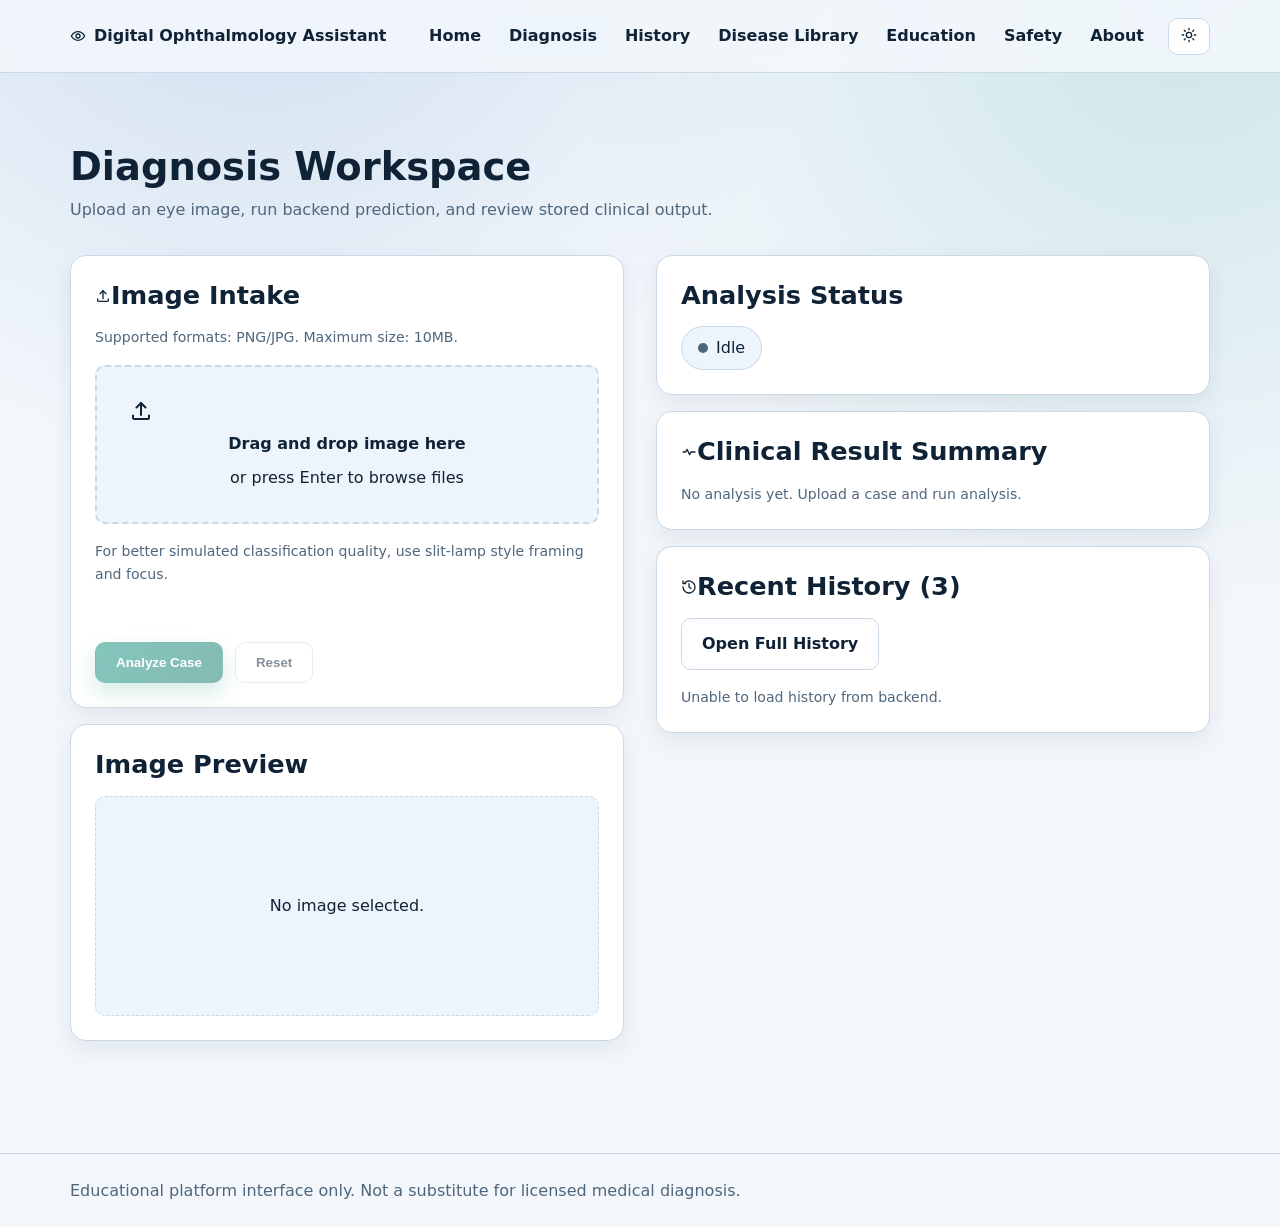
<file: frontend/pages/diagnose.html>
﻿<!DOCTYPE html>
<html lang="en" dir="ltr" data-theme="light">
<head>
  <meta charset="UTF-8" />
  <meta name="viewport" content="width=device-width, initial-scale=1.0" />
  <meta name="description" content="Clinical diagnosis workspace with simulated AI outputs and patient-safe guidance." />
  <title>Digital Ophthalmology Assistant | Diagnosis</title>
  <link rel="stylesheet" href="../styles/styles.css" />
  <script defer src="../assets/icons.js"></script>
  <script defer src="../js/app.js"></script>
</head>
<body data-page="diagnose">
  <a class="skip-link" href="#main-content">Skip to content</a>
  <header class="topbar">
    <div class="container topbar-inner">
      <a class="brand" href="index.html"><span class="icon" data-icon="eye"></span>Digital Ophthalmology Assistant</a>
      <button class="nav-toggle" type="button" aria-expanded="false" aria-controls="site-nav" aria-label="Toggle navigation"><span class="icon" data-icon="settings"></span>Menu</button>
      <nav id="site-nav" class="nav" aria-label="Primary">
        <a href="index.html">Home</a>
        <a href="diagnose.html" aria-current="page">Diagnosis</a>
        <a href="history.html">History</a>
        <a href="diseases.html">Disease Library</a>
        <a href="education.html">Education</a>
        <a href="safety.html">Safety</a>
        <a href="about.html">About</a>
      </nav>
      <button id="theme-toggle" class="theme-toggle" type="button" aria-label="Toggle theme"><span class="icon theme-icon" data-icon="sun"></span></button>
    </div>
  </header>

  <main id="main-content" class="section">
    <div class="container stack">
      <div class="section-head reveal reveal-up">
        <h1>Diagnosis Workspace</h1>
        <p>Upload an eye image, run backend prediction, and review stored clinical output.</p>
      </div>

      <div class="diagnose-layout reveal reveal-up">
        <section class="stack">
          <article class="card tilt-card stack">
            <h2><span class="icon" data-icon="upload"></span>Image Intake</h2>
            <p class="small">Supported formats: PNG/JPG. Maximum size: 10MB.</p>
            <input id="image-input" type="file" accept="image/png,image/jpeg" hidden />
            <div id="dropzone" class="dropzone" role="button" tabindex="0" aria-label="Upload image by click or drag and drop" aria-describedby="upload-guidance">
              <span class="icon icon-lg" data-icon="upload"></span>
              <p><strong>Drag and drop image here</strong></p>
              <p>or press Enter to browse files</p>
            </div>
            <p id="upload-guidance" class="small">For better simulated classification quality, use slit-lamp style framing and focus.</p>
            <div id="upload-inline-msg" class="inline-msg" role="status" aria-live="polite"></div>
            <div class="actions">
              <button id="analyze-btn" class="btn btn-primary" type="button" disabled>Analyze Case</button>
              <button id="reset-btn" class="btn btn-ghost" type="button" disabled>Reset</button>
            </div>
          </article>

          <article class="card tilt-card stack">
            <h2>Image Preview</h2>
            <div id="preview-box" class="preview-box" role="button" tabindex="0" aria-label="Open image zoom modal">
              <p>No image selected.</p>
            </div>
          </article>
        </section>

        <section class="stack">
          <article class="card stack">
            <h2>Analysis Status</h2>
            <div id="status-indicator" class="status idle" role="status" aria-live="polite"><span class="dot"></span>Idle</div>
            <div id="loading-line" class="loading-line hidden" aria-hidden="true"><span></span></div>
          </article>

          <article class="card stack" id="result-panel">
            <h2><span class="icon" data-icon="activity"></span>Clinical Result Summary</h2>
            <div id="result-skeleton" class="hidden" aria-hidden="true">
              <div class="skeleton sk-line"></div>
              <div class="skeleton sk-line"></div>
              <div class="skeleton sk-pill"></div>
              <div class="skeleton sk-line"></div>
              <div class="skeleton sk-line"></div>
            </div>
            <div id="result-content"><p class="small">No analysis yet. Upload a case and run analysis.</p></div>
          </article>

          <article class="card stack">
            <div class="stack">
              <h2><span class="icon" data-icon="history"></span>Recent History (3)</h2>
              <a class="btn btn-ghost" href="history.html">Open Full History</a>
            </div>
            <ul id="history-preview" class="history-list" aria-live="polite"></ul>
          </article>
        </section>
      </div>
    </div>
  </main>

  <div id="lightbox" class="lightbox hidden" role="dialog" aria-modal="true" aria-label="Image zoom preview">
    <button id="lightbox-close" class="btn btn-ghost" type="button">Close</button>
    <img id="lightbox-image" alt="Zoomed eye preview" />
  </div>

  <button id="back-to-top" class="back-to-top" type="button" aria-label="Back to top"><span class="icon" data-icon="chevron"></span></button>
  <div id="toast-root" class="toast-root" aria-live="polite" aria-atomic="true"></div>
  <footer class="footer"><div class="container"><p>Educational platform interface only. Not a substitute for licensed medical diagnosis.</p></div></footer>
</body>
</html>
</file>
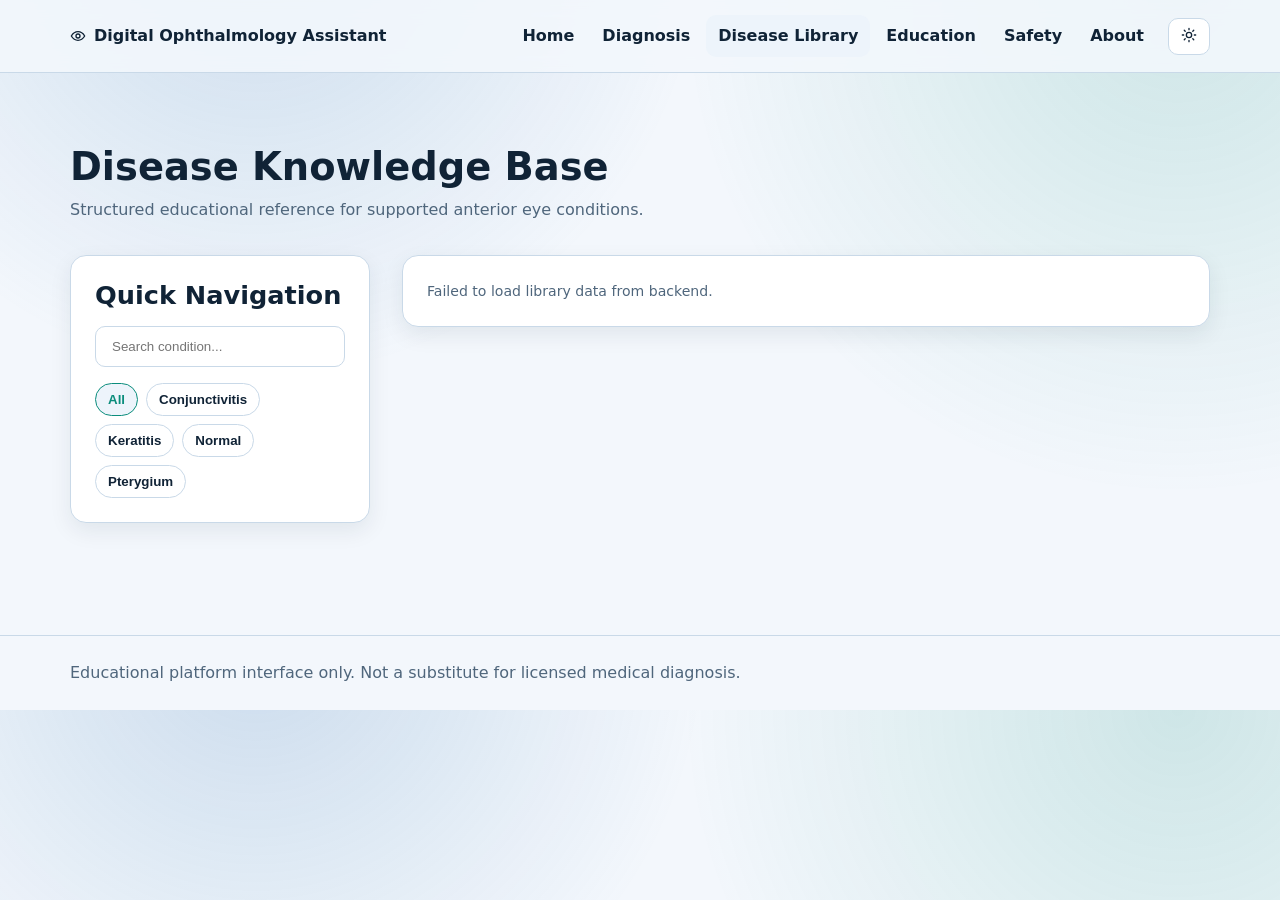
<file: frontend/pages/diseases.html>
﻿<!DOCTYPE html>
<html lang="en" dir="ltr" data-theme="light">
<head>
  <meta charset="UTF-8" />
  <meta name="viewport" content="width=device-width, initial-scale=1.0" />
  <meta name="description" content="Disease library with Arabic and English ophthalmology guidance." />
  <title>Digital Ophthalmology Assistant | Disease Library</title>
  <link rel="stylesheet" href="../styles/styles.css" />
  <script defer src="../assets/icons.js"></script>
  <script defer src="../js/app.js"></script>
</head>
<body data-page="diseases">
  <a class="skip-link" href="#main-content">Skip to content</a>
  <header class="topbar">
    <div class="container topbar-inner">
      <a class="brand" href="index.html"><span class="icon" data-icon="eye"></span>Digital Ophthalmology Assistant</a>
      <button class="nav-toggle" type="button" aria-expanded="false" aria-controls="site-nav" aria-label="Toggle navigation"><span class="icon" data-icon="settings"></span>Menu</button>
      <nav id="site-nav" class="nav" aria-label="Primary">
        <a href="index.html">Home</a>
        <a href="diagnose.html">Diagnosis</a>
        <a href="diseases.html" aria-current="page">Disease Library</a>
        <a href="education.html">Education</a>
        <a href="safety.html">Safety</a>
        <a href="about.html">About</a>
      </nav>
      <button id="theme-toggle" class="theme-toggle" type="button" aria-label="Toggle theme"><span class="icon theme-icon" data-icon="sun"></span></button>
    </div>
  </header>

  <main id="main-content" class="section">
    <div class="container stack">
      <div class="section-head reveal reveal-up">
        <h1>Disease Knowledge Base</h1>
        <p>Structured educational reference for supported anterior eye conditions.</p>
      </div>

      <div class="library-layout reveal reveal-up">
        <aside class="card sticky-card stack reveal reveal-left" aria-label="Quick navigation">
          <h2>Quick Navigation</h2>
          <input id="disease-search" class="search" type="search" placeholder="Search condition..." aria-label="Search diseases" />
          <div id="library-tabs" class="tabs" role="tablist" aria-label="Disease filters">
            <button class="tab-btn active" type="button" role="tab" aria-selected="true" data-disease="">All</button>
            <button class="tab-btn" type="button" role="tab" aria-selected="false" data-disease="Conjunctivitis">Conjunctivitis</button>
            <button class="tab-btn" type="button" role="tab" aria-selected="false" data-disease="Keratitis">Keratitis</button>
            <button class="tab-btn" type="button" role="tab" aria-selected="false" data-disease="Normal">Normal</button>
            <button class="tab-btn" type="button" role="tab" aria-selected="false" data-disease="Pterygium">Pterygium</button>
          </div>
        </aside>

        <section id="disease-sections" class="stack reveal reveal-right"></section>
      </div>
    </div>
  </main>

  <button id="back-to-top" class="back-to-top" type="button" aria-label="Back to top"><span class="icon" data-icon="chevron"></span></button>
  <div id="toast-root" class="toast-root" aria-live="polite" aria-atomic="true"></div>
  <footer class="footer"><div class="container"><p>Educational platform interface only. Not a substitute for licensed medical diagnosis.</p></div></footer>
</body>
</html>
</file>
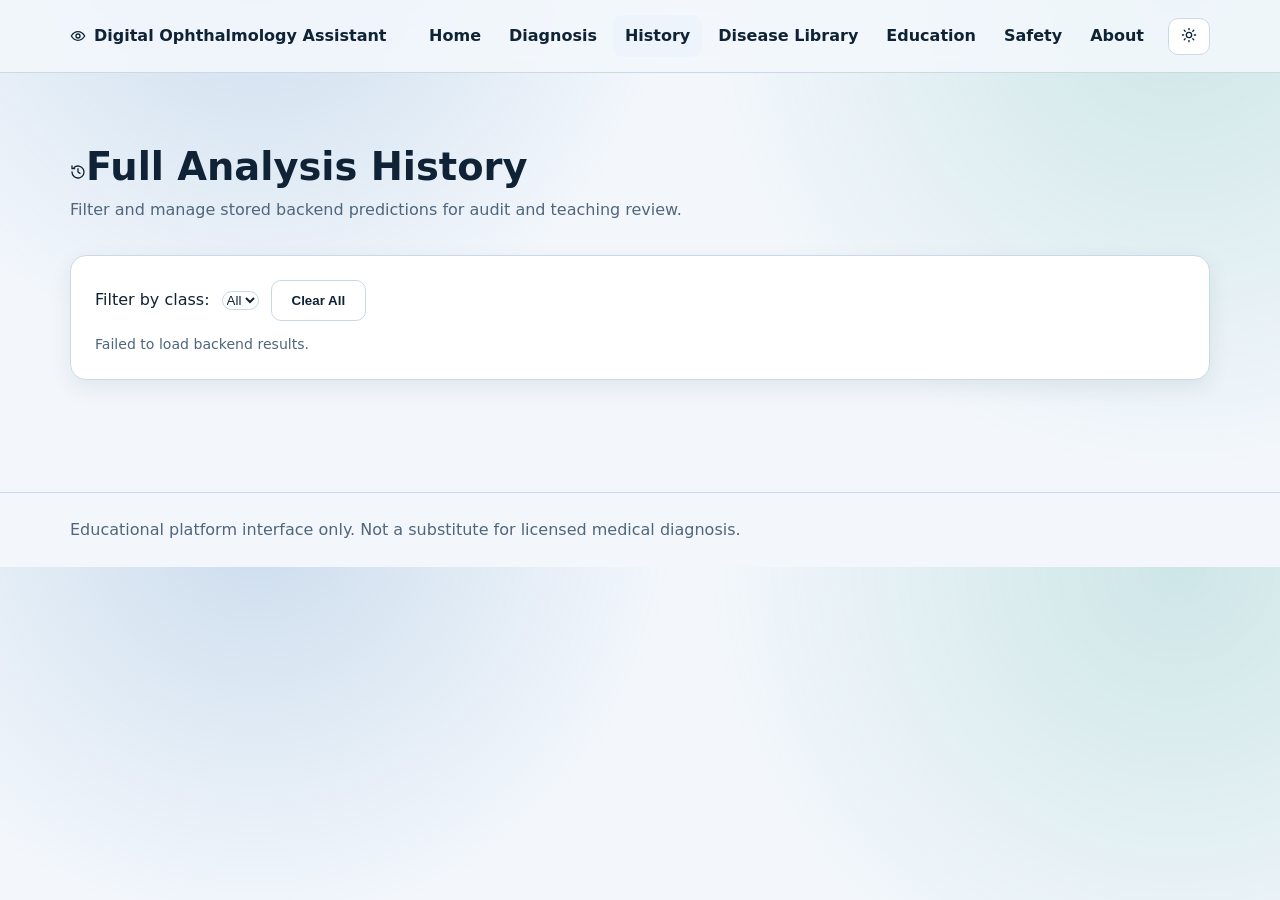
<file: frontend/pages/history.html>
﻿<!DOCTYPE html>
<html lang="en" dir="ltr" data-theme="light">
<head>
  <meta charset="UTF-8" />
  <meta name="viewport" content="width=device-width, initial-scale=1.0" />
  <meta name="description" content="Full diagnosis history with filtering tools." />
  <title>Digital Ophthalmology Assistant | History</title>
  <link rel="stylesheet" href="../styles/styles.css" />
  <script defer src="../assets/icons.js"></script>
  <script defer src="../js/app.js"></script>
</head>
<body data-page="history">
  <a class="skip-link" href="#main-content">Skip to content</a>
  <header class="topbar">
    <div class="container topbar-inner">
      <a class="brand" href="index.html"><span class="icon" data-icon="eye"></span>Digital Ophthalmology Assistant</a>
      <button class="nav-toggle" type="button" aria-expanded="false" aria-controls="site-nav" aria-label="Toggle navigation">Menu</button>
      <nav id="site-nav" class="nav" aria-label="Primary">
        <a href="index.html">Home</a>
        <a href="diagnose.html">Diagnosis</a>
        <a href="history.html" aria-current="page">History</a>
        <a href="diseases.html">Disease Library</a>
        <a href="education.html">Education</a>
        <a href="safety.html">Safety</a>
        <a href="about.html">About</a>
      </nav>
      <button id="theme-toggle" class="theme-toggle" type="button" aria-label="Toggle theme"><span class="icon theme-icon" data-icon="sun"></span></button>
    </div>
  </header>

  <main id="main-content" class="section">
    <div class="container">
      <div class="section-head reveal reveal-up">
        <h1><span class="icon" data-icon="history"></span>Full Analysis History</h1>
        <p>Filter and manage stored backend predictions for audit and teaching review.</p>
      </div>
      <div class="card reveal reveal-up">
        <div class="history-filters">
          <label for="history-filter">Filter by class:</label>
          <select id="history-filter"><option value="all">All</option></select>
          <button id="clear-all-history" class="btn btn-ghost" type="button">Clear All</button>
        </div>
        <div id="history-full" class="history-grid"></div>
      </div>
    </div>
  </main>

  <button id="back-to-top" class="back-to-top" type="button" aria-label="Back to top"><span class="icon" data-icon="chevron"></span></button>
  <div id="toast-root" class="toast-root" aria-live="polite" aria-atomic="true"></div>
  <footer class="footer"><div class="container"><p>Educational platform interface only. Not a substitute for licensed medical diagnosis.</p></div></footer>
</body>
</html>
</file>
<file: styles.css>
﻿:root {
  --s-1: 4px;
  --s-2: 8px;
  --s-3: 12px;
  --s-4: 16px;
  --s-5: 20px;
  --s-6: 24px;
  --s-7: 32px;
  --s-8: 40px;
  --s-9: 56px;
  --s-10: 72px;

  --bg: #f3f7fc;
  --surface: #ffffff;
  --surface-2: #edf4fb;
  --text: #102336;
  --muted: #4f667c;
  --primary: #0b8d7c;
  --primary-2: #0a7668;
  --accent: #2b71b3;
  --danger: #c3444b;
  --warning: #d7952e;
  --ok: #22985a;
  --border: #c9d9e8;
  --ring: #318dcf;
  --shadow-sm: 0 8px 22px rgba(16, 35, 54, 0.08);
  --shadow: 0 18px 42px rgba(16, 35, 54, 0.14);

  --radius-sm: 10px;
  --radius: 16px;

  --ease: cubic-bezier(.2,.8,.2,1);
  --dur-fast: 140ms;
  --dur: 240ms;
  --dur-slow: 520ms;
}

html[data-theme="dark"] {
  --bg: #0d1824;
  --surface: #142232;
  --surface-2: #1a2f44;
  --text: #ebf4fc;
  --muted: #adc2d6;
  --primary: #44c5b3;
  --primary-2: #2ea896;
  --accent: #84bfff;
  --danger: #ed8288;
  --warning: #f0b353;
  --ok: #56ca86;
  --border: #2b445c;
  --shadow-sm: 0 10px 24px rgba(0, 0, 0, 0.22);
  --shadow: 0 20px 44px rgba(0, 0, 0, 0.36);
}

*,
*::before,
*::after { box-sizing: border-box; }

html,
body { margin: 0; padding: 0; }
html { scroll-behavior: smooth; }

body {
  overflow-x: hidden;
  font-family: ui-sans-serif, system-ui, "Segoe UI", Tahoma, Arial;
  color: var(--text);
  line-height: 1.6;
  background:
    radial-gradient(circle at 20% -10%, rgba(43, 113, 179, 0.2), transparent 35%),
    radial-gradient(circle at 92% 0%, rgba(11, 141, 124, 0.16), transparent 36%),
    var(--bg);
}

img, svg, video, canvas { max-inline-size: 100%; display: block; }
h1, h2, h3, h4, p, ul, ol, blockquote { margin: 0; }
a { color: var(--accent); text-decoration: none; }
a:hover { text-decoration: underline; }

h1 { font-size: clamp(1.9rem, 3vw, 2.9rem); line-height: 1.15; }
h2 { font-size: clamp(1.2rem, 2vw, 1.65rem); line-height: 1.2; }
h3 { font-size: clamp(1.02rem, 1.5vw, 1.12rem); line-height: 1.3; }
small, .small { font-size: 0.88rem; color: var(--muted); }

.rtl { direction: rtl; text-align: right; }
.ltr { direction: ltr; text-align: left; }

.container {
  inline-size: min(1140px, 100% - clamp(var(--s-6), 4vw, var(--s-8)));
  margin-inline: auto;
}

.section { padding-block: clamp(var(--s-8), 7vw, var(--s-10)); }
.stack > * + * { margin-block-start: var(--s-4); }

.grid { display: grid; gap: clamp(var(--s-4), 2.2vw, var(--s-7)); }
.grid-2, .grid-3, .grid-4 { grid-template-columns: 1fr; }

@media (min-width: 520px) and (max-width: 899px) {
  .grid-2, .grid-3, .grid-4 { grid-template-columns: repeat(2, minmax(0, 1fr)); }
}

@media (min-width: 900px) {
  .grid-2 { grid-template-columns: repeat(2, minmax(0, 1fr)); }
  .grid-3 { grid-template-columns: repeat(3, minmax(0, 1fr)); }
  .grid-4 { grid-template-columns: repeat(4, minmax(0, 1fr)); }
}

.topbar {
  position: sticky;
  inset-block-start: 0;
  z-index: 100;
  border-block-end: 1px solid var(--border);
  background: color-mix(in srgb, var(--bg) 88%, transparent);
  backdrop-filter: blur(10px);
}

.topbar-inner {
  min-block-size: 72px;
  display: flex;
  align-items: center;
  gap: var(--s-3);
}

.brand {
  min-inline-size: 0;
  display: inline-flex;
  align-items: center;
  gap: var(--s-2);
  color: var(--text);
  font-weight: 800;
  font-size: clamp(0.9rem, 1.6vw, 1rem);
}

.nav-toggle,
.theme-toggle,
.search,
select {
  border: 1px solid var(--border);
  background: var(--surface);
  color: var(--text);
  border-radius: var(--radius-sm);
}

.nav-toggle,
.theme-toggle {
  cursor: pointer;
  padding-block: var(--s-2);
  padding-inline: var(--s-3);
}

.nav-toggle {
  margin-inline-start: auto;
  display: inline-flex;
  align-items: center;
  gap: var(--s-2);
}

.nav { display: none; }
.nav a {
  color: var(--text);
  font-weight: 600;
  padding-block: var(--s-2);
  padding-inline: var(--s-3);
  border-radius: var(--radius-sm);
}
.nav a[aria-current="page"] { background: var(--surface-2); }

.nav.open {
  display: grid;
  position: absolute;
  inset-block-start: 72px;
  inset-inline-start: var(--s-4);
  inset-inline-end: var(--s-4);
  padding: var(--s-2);
  border: 1px solid var(--border);
  border-radius: var(--radius-sm);
  background: var(--surface);
  box-shadow: var(--shadow);
}

@media (min-width: 900px) {
  .nav-toggle { display: none; }
  .nav {
    margin-inline-start: auto;
    display: flex;
    flex-wrap: wrap;
    gap: var(--s-1);
  }
}

.hero {
  position: relative;
  overflow: clip;
  padding-block: clamp(var(--s-9), 11vw, calc(var(--s-10) + var(--s-8)));
}

.hero-grid {
  display: grid;
  gap: clamp(var(--s-5), 3vw, var(--s-8));
  align-items: center;
}

@media (min-width: 900px) {
  .hero-grid { grid-template-columns: 1.2fr 0.8fr; }
}

.hero-blob {
  position: absolute;
  border-radius: 999px;
  filter: blur(50px);
  pointer-events: none;
  will-change: transform;
}

.hero-blob-a {
  inline-size: min(36vw, 360px);
  aspect-ratio: 1/1;
  inset-inline-start: -80px;
  inset-block-start: -120px;
  background: rgba(43, 113, 179, 0.22);
}

.hero-blob-b {
  inline-size: min(38vw, 380px);
  aspect-ratio: 1/1;
  inset-inline-end: -90px;
  inset-block-end: -140px;
  background: rgba(11, 141, 124, 0.2);
}

.eyebrow {
  display: inline-flex;
  align-items: center;
  gap: var(--s-2);
  padding-block: var(--s-2);
  padding-inline: var(--s-4);
  margin-block-end: var(--s-4);
  border-radius: 999px;
  border: 1px solid var(--border);
  background: var(--surface-2);
  font-size: 0.88rem;
}

.lead { color: var(--muted); max-inline-size: 65ch; }
.section-head {
  display: grid;
  gap: var(--s-2);
  margin-block-end: clamp(var(--s-5), 3vw, var(--s-7));
}
.section-head p { color: var(--muted); }

.card {
  min-inline-size: 0;
  background: var(--surface);
  border: 1px solid var(--border);
  border-radius: var(--radius);
  padding: clamp(var(--s-4), 2vw, var(--s-6));
  box-shadow: var(--shadow-sm);
  transition: transform var(--dur) var(--ease), box-shadow var(--dur) var(--ease), border-color var(--dur-fast) var(--ease), background-color var(--dur-fast) var(--ease);
  transform-style: preserve-3d;
  overflow: hidden;
}

.card:hover {
  box-shadow: var(--shadow);
  border-color: color-mix(in srgb, var(--primary) 28%, var(--border));
}

.glass { background: color-mix(in srgb, var(--surface) 88%, transparent); }
.actions {
  display: flex;
  flex-wrap: wrap;
  gap: var(--s-3);
  margin-block-start: var(--s-5);
}

.btn {
  position: relative;
  overflow: hidden;
  display: inline-flex;
  align-items: center;
  justify-content: center;
  gap: var(--s-2);
  border-radius: var(--radius-sm);
  border: 1px solid transparent;
  font-weight: 700;
  cursor: pointer;
  padding-block: var(--s-3);
  padding-inline: var(--s-5);
  transition: transform var(--dur-fast) var(--ease), box-shadow var(--dur-fast) var(--ease), background-color var(--dur-fast) var(--ease), border-color var(--dur-fast) var(--ease);
}

.btn:hover { transform: translateY(-2px); }
.btn:active { transform: translateY(0); }
.btn:disabled { opacity: 0.5; cursor: not-allowed; }
.btn-primary {
  color: #fff;
  background: linear-gradient(135deg, var(--primary), var(--primary-2));
  box-shadow: 0 10px 22px color-mix(in srgb, var(--primary) 35%, transparent);
}
.btn-primary:hover { box-shadow: 0 15px 28px color-mix(in srgb, var(--primary) 45%, transparent); }
.btn-outline { color: var(--primary); background: transparent; border-color: var(--primary); }
.btn-ghost { color: var(--text); background: var(--surface); border-color: var(--border); }

.ripple {
  position: absolute;
  inline-size: 10px;
  block-size: 10px;
  border-radius: 999px;
  transform: translate(-50%, -50%) scale(0);
  background: rgba(255, 255, 255, 0.45);
  animation: ripple var(--dur-slow) ease-out forwards;
}

.dropzone {
  border: 2px dashed var(--border);
  border-radius: var(--radius-sm);
  background: var(--surface-2);
  text-align: center;
  padding: clamp(var(--s-5), 2.5vw, var(--s-7));
  display: grid;
  gap: var(--s-2);
  cursor: pointer;
  transition: border-color var(--dur-fast) var(--ease), background-color var(--dur-fast) var(--ease), transform var(--dur-fast) var(--ease);
}

.dropzone.dragover {
  border-color: var(--primary);
  transform: translateY(-2px);
  background: color-mix(in srgb, var(--primary) 10%, var(--surface-2));
}

.preview-box {
  min-block-size: 220px;
  border: 1px dashed var(--border);
  border-radius: var(--radius-sm);
  background: var(--surface-2);
  display: grid;
  place-items: center;
  padding: var(--s-4);
  cursor: zoom-in;
  overflow: hidden;
}

.preview-box img { inline-size: 100%; block-size: 100%; object-fit: cover; }
.inline-msg { min-block-size: 1.3rem; font-size: 0.9rem; color: var(--muted); }

.diagnose-layout { display: grid; gap: clamp(var(--s-5), 2.5vw, var(--s-7)); }
@media (min-width: 900px) { .diagnose-layout { grid-template-columns: 1fr 1fr; } }

.status {
  display: inline-flex;
  align-items: center;
  gap: var(--s-2);
  padding-block: var(--s-2);
  padding-inline: var(--s-4);
  border-radius: 999px;
  border: 1px solid var(--border);
  background: var(--surface-2);
}

.dot { inline-size: 10px; block-size: 10px; border-radius: 999px; background: var(--muted); }
.status.loading .dot { background: var(--warning); }
.status.done .dot { background: var(--ok); }
.status.error .dot { background: var(--danger); }

.loading-line {
  margin-block-start: var(--s-3);
  block-size: 4px;
  border-radius: 999px;
  background: var(--surface-2);
  overflow: hidden;
}

.loading-line span {
  display: block;
  inline-size: 30%;
  block-size: 100%;
  background: linear-gradient(90deg, transparent, var(--accent), transparent);
  animation: scan 1s linear infinite;
}

.result-header { display: flex; flex-wrap: wrap; gap: var(--s-2); margin-block-end: var(--s-4); }
.badge {
  display: inline-flex;
  align-items: center;
  gap: var(--s-2);
  border: 1px solid var(--border);
  border-radius: 999px;
  padding-block: var(--s-1);
  padding-inline: var(--s-3);
  background: var(--surface-2);
  font-size: 0.85rem;
}

.badge.high { color: var(--danger); border-color: color-mix(in srgb, var(--danger) 40%, var(--border)); }
.badge.moderate { color: var(--warning); border-color: color-mix(in srgb, var(--warning) 40%, var(--border)); }
.badge.low { color: var(--ok); border-color: color-mix(in srgb, var(--ok) 40%, var(--border)); }

.result-grid { display: grid; gap: var(--s-3); margin-block: var(--s-4); }
@media (min-width: 900px) { .result-grid { grid-template-columns: 1fr 1fr; } }

.divider { block-size: 1px; background: var(--border); margin-block: var(--s-4); }

.rtl-box {
  border: 1px solid var(--border);
  border-radius: var(--radius-sm);
  background: color-mix(in srgb, var(--surface-2) 56%, var(--surface));
  padding: var(--s-4);
  overflow-wrap: anywhere;
  word-break: break-word;
}

.rtl-box.warning { border-color: color-mix(in srgb, var(--danger) 45%, var(--border)); }

.bars { display: grid; gap: var(--s-2); margin-block-start: var(--s-4); }
.bar-row { display: grid; gap: var(--s-1); }
.bar-label { display: flex; justify-content: space-between; gap: var(--s-3); font-size: 0.9rem; }
.bar-track { block-size: 10px; border-radius: 999px; background: var(--surface-2); overflow: hidden; }
.bar-fill { inline-size: 0; block-size: 100%; background: linear-gradient(90deg, var(--accent), var(--primary)); transition: inline-size var(--dur-slow) var(--ease); }

.accordion-item { border: 1px solid var(--border); border-radius: var(--radius-sm); overflow: hidden; margin-block-start: var(--s-2); }
.accordion-trigger {
  inline-size: 100%;
  border: 0;
  background: var(--surface);
  color: var(--text);
  padding-block: var(--s-3);
  padding-inline: var(--s-4);
  text-align: left;
  font-weight: 700;
  display: flex;
  align-items: center;
  justify-content: space-between;
  cursor: pointer;
}

html[dir="rtl"] .accordion-trigger { text-align: right; }
.accordion-trigger .icon { transition: transform var(--dur-fast) var(--ease); }
.accordion-trigger[aria-expanded="true"] .icon { transform: rotate(180deg); }
.accordion-panel { max-block-size: 0; overflow: hidden; background: var(--surface-2); transition: max-block-size var(--dur) var(--ease); }
.accordion-panel-inner { padding-block: var(--s-3); padding-inline: var(--s-4); }

.library-layout { display: grid; gap: clamp(var(--s-4), 2.5vw, var(--s-7)); }
.sticky-card { position: static; height: fit-content; }
@media (min-width: 900px) {
  .library-layout { grid-template-columns: minmax(240px, 300px) 1fr; align-items: start; }
  .sticky-card { position: sticky; inset-block-start: 90px; }
}

.search { inline-size: 100%; padding-block: var(--s-3); padding-inline: var(--s-4); }
.side-nav { display: grid; gap: var(--s-1); }
.side-nav a {
  color: var(--text);
  border-radius: var(--radius-sm);
  padding-block: var(--s-2);
  padding-inline: var(--s-3);
  border: 1px solid transparent;
}
.side-nav a:hover,
.side-nav a:focus-visible {
  text-decoration: none;
  background: var(--surface-2);
  border-color: var(--border);
}

.warning-banner {
  display: grid;
  grid-template-columns: auto 1fr;
  align-items: start;
  gap: var(--s-3);
  border-radius: var(--radius);
  border: 1px solid color-mix(in srgb, var(--danger) 45%, var(--border));
  background: color-mix(in srgb, var(--danger) 12%, var(--surface));
  padding: var(--s-5);
  margin-block-end: var(--s-5);
}

.timeline { list-style: none; display: grid; gap: var(--s-3); padding: 0; }
.timeline li {
  border: 1px solid var(--border);
  border-radius: var(--radius-sm);
  background: var(--surface);
  padding: var(--s-4);
  display: flex;
  justify-content: space-between;
  gap: var(--s-4);
  flex-wrap: wrap;
}

.plain-list { list-style: none; padding: 0; display: grid; gap: var(--s-2); }
.plain-list li { display: flex; align-items: center; gap: var(--s-2); }
.quote { font-style: italic; color: var(--muted); }

.history-list,
.history-grid { list-style: none; padding: 0; display: grid; gap: var(--s-2); }

.history-item {
  border: 1px solid var(--border);
  border-radius: var(--radius-sm);
  background: var(--surface-2);
  padding: var(--s-3);
  display: flex;
  justify-content: space-between;
  gap: var(--s-3);
  flex-wrap: wrap;
}

.history-entry {
  border: 1px solid var(--border);
  border-radius: var(--radius-sm);
  background: var(--surface-2);
  padding: var(--s-3);
  display: grid;
  grid-template-columns: 64px 1fr auto;
  gap: var(--s-3);
  align-items: center;
}

.history-entry img { inline-size: 64px; block-size: 64px; border-radius: 8px; object-fit: cover; }
@media (max-width: 519px) { .history-entry { grid-template-columns: 1fr; } }
.history-filters { display: flex; flex-wrap: wrap; align-items: center; gap: var(--s-3); margin-block-end: var(--s-3); }

.lightbox {
  position: fixed;
  inset: 0;
  z-index: 120;
  background: rgba(10, 14, 20, 0.82);
  display: grid;
  place-items: center;
  padding: var(--s-4);
}

.lightbox img {
  max-inline-size: min(960px, 95vw);
  max-block-size: 84vh;
  border-radius: var(--radius-sm);
  border: 1px solid rgba(255, 255, 255, 0.2);
}

.lightbox .btn {
  position: absolute;
  inset-inline-end: var(--s-4);
  inset-block-start: var(--s-4);
}

.skeleton {
  border-radius: 8px;
  background: linear-gradient(90deg, var(--surface-2) 25%, color-mix(in srgb, var(--surface-2) 55%, #fff) 50%, var(--surface-2) 75%);
  background-size: 200% 100%;
  animation: shimmer 1.2s linear infinite;
  margin-block-start: var(--s-2);
}

.sk-line { block-size: 12px; }
.sk-pill { block-size: 26px; inline-size: min(210px, 60%); }
.hidden { display: none !important; }

.icon { inline-size: 1rem; block-size: 1rem; display: inline-flex; flex: 0 0 auto; }
.icon svg { inline-size: 100%; block-size: 100%; }
.icon-lg { inline-size: 1.5rem; block-size: 1.5rem; }

.toast-root {
  position: fixed;
  inset-inline-end: var(--s-4);
  inset-block-end: var(--s-4);
  z-index: 140;
  display: grid;
  gap: var(--s-2);
}

.toast {
  min-inline-size: min(300px, 90vw);
  max-inline-size: 360px;
  border-radius: var(--radius-sm);
  border: 1px solid var(--border);
  border-inline-start: 4px solid var(--accent);
  background: var(--surface);
  color: var(--text);
  box-shadow: var(--shadow);
  padding: var(--s-3);
  display: flex;
  gap: var(--s-2);
  animation: toastIn var(--dur) var(--ease);
}

.toast.info { border-inline-start-color: var(--accent); }
.toast.success { border-inline-start-color: var(--ok); }
.toast.error { border-inline-start-color: var(--danger); }

.back-to-top {
  position: fixed;
  inset-inline-end: var(--s-4);
  inset-block-end: var(--s-10);
  inline-size: 44px;
  block-size: 44px;
  border-radius: 999px;
  border: 1px solid var(--border);
  background: var(--surface);
  color: var(--text);
  box-shadow: var(--shadow-sm);
  display: grid;
  place-items: center;
  opacity: 0;
  pointer-events: none;
  transform: translateY(var(--s-2));
  transition: opacity var(--dur-fast) var(--ease), transform var(--dur-fast) var(--ease);
}

.back-to-top.show { opacity: 1; transform: translateY(0); pointer-events: auto; }
.back-to-top .icon { transform: rotate(180deg); }

.footer {
  margin-block-start: var(--s-8);
  border-block-start: 1px solid var(--border);
  color: var(--muted);
  padding-block: var(--s-6);
}

.skip-link {
  position: absolute;
  inset-inline-start: -999px;
  inset-block-start: 0;
  border-radius: 8px;
  padding-block: var(--s-2);
  padding-inline: var(--s-3);
  background: var(--primary);
  color: #fff;
}

.skip-link:focus {
  inset-inline-start: var(--s-4);
  inset-block-start: var(--s-4);
  z-index: 200;
}

button:focus-visible,
a:focus-visible,
input:focus-visible,
select:focus-visible,
textarea:focus-visible,
.dropzone:focus-visible,
.preview-box:focus-visible,
.accordion-trigger:focus-visible {
  outline: 3px solid var(--ring);
  outline-offset: 2px;
}

.reveal {
  opacity: 0;
  transform: translate3d(0, 0, 0);
  transition: opacity var(--dur-slow) var(--ease), transform var(--dur-slow) var(--ease);
}

.reveal-up { transform: translate3d(0, 16px, 0); }
.reveal-left { transform: translateX(-20px); }
.reveal-right { transform: translateX(20px); }
.reveal-scale { transform: scale(0.97); }

html[dir="rtl"] .reveal-left { transform: translateX(20px); }
html[dir="rtl"] .reveal-right { transform: translateX(-20px); }

.reveal.in-view { opacity: 1; transform: translate3d(0, 0, 0) scale(1); }

.stagger > * {
  opacity: 0;
  transform: translate3d(0, 12px, 0);
  transition: opacity var(--dur-slow) var(--ease), transform var(--dur-slow) var(--ease);
}

.stagger.in-view > * { opacity: 1; transform: translate3d(0, 0, 0); }

.hidden-overflow { overflow-x: clip; }

@keyframes shimmer {
  from { background-position: 200% 0; }
  to { background-position: -200% 0; }
}
@keyframes scan {
  from { transform: translateX(-120%); }
  to { transform: translateX(420%); }
}
@keyframes ripple {
  to { transform: translate(-50%, -50%) scale(26); opacity: 0; }
}
@keyframes toastIn {
  from { opacity: 0; transform: translateY(10px); }
  to { opacity: 1; transform: translateY(0); }
}

@media (prefers-reduced-motion: reduce) {
  html { scroll-behavior: auto; }
  *, *::before, *::after { animation: none !important; transition: none !important; }
  .reveal,
  .stagger > * { opacity: 1 !important; transform: none !important; }
}
</file>
<file: frontend/styles/styles.css>
﻿:root {
  --s-1: 4px;
  --s-2: 8px;
  --s-3: 12px;
  --s-4: 16px;
  --s-5: 20px;
  --s-6: 24px;
  --s-7: 32px;
  --s-8: 40px;
  --s-9: 56px;
  --s-10: 72px;

  --bg: #f3f7fc;
  --surface: #ffffff;
  --surface-2: #edf4fb;
  --text: #102336;
  --muted: #4f667c;
  --primary: #0b8d7c;
  --primary-2: #0a7668;
  --accent: #2b71b3;
  --danger: #c3444b;
  --warning: #d7952e;
  --ok: #22985a;
  --border: #c9d9e8;
  --ring: #318dcf;
  --shadow-sm: 0 8px 22px rgba(16, 35, 54, 0.08);
  --shadow: 0 18px 42px rgba(16, 35, 54, 0.14);

  --radius-sm: 10px;
  --radius: 16px;

  --ease: cubic-bezier(.2,.8,.2,1);
  --dur-fast: 140ms;
  --dur: 240ms;
  --dur-slow: 520ms;
}

html[data-theme="dark"] {
  --bg: #0d1824;
  --surface: #142232;
  --surface-2: #1a2f44;
  --text: #ebf4fc;
  --muted: #adc2d6;
  --primary: #44c5b3;
  --primary-2: #2ea896;
  --accent: #84bfff;
  --danger: #ed8288;
  --warning: #f0b353;
  --ok: #56ca86;
  --border: #2b445c;
  --shadow-sm: 0 10px 24px rgba(0, 0, 0, 0.22);
  --shadow: 0 20px 44px rgba(0, 0, 0, 0.36);
}

*,
*::before,
*::after { box-sizing: border-box; }

html,
body { margin: 0; padding: 0; }
html { scroll-behavior: smooth; }

body {
  overflow-x: hidden;
  font-family: ui-sans-serif, system-ui, "Segoe UI", Tahoma, Arial;
  color: var(--text);
  line-height: 1.6;
  background:
    radial-gradient(circle at 20% -10%, rgba(43, 113, 179, 0.2), transparent 35%),
    radial-gradient(circle at 92% 0%, rgba(11, 141, 124, 0.16), transparent 36%),
    var(--bg);
}

img, svg, video, canvas { max-inline-size: 100%; display: block; }
h1, h2, h3, h4, p, ul, ol, blockquote { margin: 0; }
a { color: var(--accent); text-decoration: none; }
a:hover { text-decoration: underline; }

h1 { font-size: clamp(1.9rem, 3vw, 2.9rem); line-height: 1.15; }
h2 { font-size: clamp(1.2rem, 2vw, 1.65rem); line-height: 1.2; }
h3 { font-size: clamp(1.02rem, 1.5vw, 1.12rem); line-height: 1.3; }
small, .small { font-size: 0.88rem; color: var(--muted); }

.rtl { direction: rtl; text-align: right; }
.ltr { direction: ltr; text-align: left; }

.container {
  inline-size: min(1140px, 100% - clamp(var(--s-6), 4vw, var(--s-8)));
  margin-inline: auto;
}

.section { padding-block: clamp(var(--s-8), 7vw, var(--s-10)); }
.stack > * + * { margin-block-start: var(--s-4); }

.grid { display: grid; gap: clamp(var(--s-4), 2.2vw, var(--s-7)); }
.grid-2, .grid-3, .grid-4 { grid-template-columns: 1fr; }

@media (min-width: 520px) and (max-width: 899px) {
  .grid-2, .grid-3, .grid-4 { grid-template-columns: repeat(2, minmax(0, 1fr)); }
}

@media (min-width: 900px) {
  .grid-2 { grid-template-columns: repeat(2, minmax(0, 1fr)); }
  .grid-3 { grid-template-columns: repeat(3, minmax(0, 1fr)); }
  .grid-4 { grid-template-columns: repeat(4, minmax(0, 1fr)); }
}

.topbar {
  position: sticky;
  inset-block-start: 0;
  z-index: 100;
  border-block-end: 1px solid var(--border);
  background: color-mix(in srgb, var(--bg) 88%, transparent);
  backdrop-filter: blur(10px);
}

.topbar-inner {
  min-block-size: 72px;
  display: flex;
  align-items: center;
  gap: var(--s-3);
}

.brand {
  min-inline-size: 0;
  display: inline-flex;
  align-items: center;
  gap: var(--s-2);
  color: var(--text);
  font-weight: 800;
  font-size: clamp(0.9rem, 1.6vw, 1rem);
}

.nav-toggle,
.theme-toggle,
.search,
select {
  border: 1px solid var(--border);
  background: var(--surface);
  color: var(--text);
  border-radius: var(--radius-sm);
}

.nav-toggle,
.theme-toggle {
  cursor: pointer;
  padding-block: var(--s-2);
  padding-inline: var(--s-3);
}

.nav-toggle {
  margin-inline-start: auto;
  display: inline-flex;
  align-items: center;
  gap: var(--s-2);
}

.nav { display: none; }
.nav a {
  color: var(--text);
  font-weight: 600;
  padding-block: var(--s-2);
  padding-inline: var(--s-3);
  border-radius: var(--radius-sm);
}
.nav a[aria-current="page"] { background: var(--surface-2); }

.nav.open {
  display: grid;
  position: absolute;
  inset-block-start: 72px;
  inset-inline-start: var(--s-4);
  inset-inline-end: var(--s-4);
  padding: var(--s-2);
  border: 1px solid var(--border);
  border-radius: var(--radius-sm);
  background: var(--surface);
  box-shadow: var(--shadow);
}

@media (min-width: 900px) {
  .nav-toggle { display: none; }
  .nav {
    margin-inline-start: auto;
    display: flex;
    flex-wrap: wrap;
    gap: var(--s-1);
  }
}

.hero {
  position: relative;
  overflow: clip;
  padding-block: clamp(var(--s-9), 11vw, calc(var(--s-10) + var(--s-8)));
}

.hero-grid {
  display: grid;
  gap: clamp(var(--s-5), 3vw, var(--s-8));
  align-items: center;
}

@media (min-width: 900px) {
  .hero-grid { grid-template-columns: 1.2fr 0.8fr; }
}

.hero-blob {
  position: absolute;
  border-radius: 999px;
  filter: blur(50px);
  pointer-events: none;
  will-change: transform;
}

.hero-blob-a {
  inline-size: min(36vw, 360px);
  aspect-ratio: 1/1;
  inset-inline-start: -80px;
  inset-block-start: -120px;
  background: rgba(43, 113, 179, 0.22);
}

.hero-blob-b {
  inline-size: min(38vw, 380px);
  aspect-ratio: 1/1;
  inset-inline-end: -90px;
  inset-block-end: -140px;
  background: rgba(11, 141, 124, 0.2);
}

.eyebrow {
  display: inline-flex;
  align-items: center;
  gap: var(--s-2);
  padding-block: var(--s-2);
  padding-inline: var(--s-4);
  margin-block-end: var(--s-4);
  border-radius: 999px;
  border: 1px solid var(--border);
  background: var(--surface-2);
  font-size: 0.88rem;
}

.lead { color: var(--muted); max-inline-size: 65ch; }
.section-head {
  display: grid;
  gap: var(--s-2);
  margin-block-end: clamp(var(--s-5), 3vw, var(--s-7));
}
.section-head p { color: var(--muted); }

.card {
  min-inline-size: 0;
  background: var(--surface);
  border: 1px solid var(--border);
  border-radius: var(--radius);
  padding: clamp(var(--s-4), 2vw, var(--s-6));
  box-shadow: var(--shadow-sm);
  transition: transform var(--dur) var(--ease), box-shadow var(--dur) var(--ease), border-color var(--dur-fast) var(--ease), background-color var(--dur-fast) var(--ease);
  transform-style: preserve-3d;
  overflow: hidden;
}

.card:hover {
  box-shadow: var(--shadow);
  border-color: color-mix(in srgb, var(--primary) 28%, var(--border));
}

.glass { background: color-mix(in srgb, var(--surface) 88%, transparent); }
.actions {
  display: flex;
  flex-wrap: wrap;
  gap: var(--s-3);
  margin-block-start: var(--s-5);
}

.btn {
  position: relative;
  overflow: hidden;
  display: inline-flex;
  align-items: center;
  justify-content: center;
  gap: var(--s-2);
  border-radius: var(--radius-sm);
  border: 1px solid transparent;
  font-weight: 700;
  cursor: pointer;
  padding-block: var(--s-3);
  padding-inline: var(--s-5);
  transition: transform var(--dur-fast) var(--ease), box-shadow var(--dur-fast) var(--ease), background-color var(--dur-fast) var(--ease), border-color var(--dur-fast) var(--ease);
}

.btn:hover { transform: translateY(-2px); }
.btn:active { transform: translateY(0); }
.btn:disabled { opacity: 0.5; cursor: not-allowed; }
.btn-primary {
  color: #fff;
  background: linear-gradient(135deg, var(--primary), var(--primary-2));
  box-shadow: 0 10px 22px color-mix(in srgb, var(--primary) 35%, transparent);
}
.btn-primary:hover { box-shadow: 0 15px 28px color-mix(in srgb, var(--primary) 45%, transparent); }
.btn-outline { color: var(--primary); background: transparent; border-color: var(--primary); }
.btn-ghost { color: var(--text); background: var(--surface); border-color: var(--border); }

.ripple {
  position: absolute;
  inline-size: 10px;
  block-size: 10px;
  border-radius: 999px;
  transform: translate(-50%, -50%) scale(0);
  background: rgba(255, 255, 255, 0.45);
  animation: ripple var(--dur-slow) ease-out forwards;
}

.dropzone {
  border: 2px dashed var(--border);
  border-radius: var(--radius-sm);
  background: var(--surface-2);
  text-align: center;
  padding: clamp(var(--s-5), 2.5vw, var(--s-7));
  display: grid;
  gap: var(--s-2);
  cursor: pointer;
  transition: border-color var(--dur-fast) var(--ease), background-color var(--dur-fast) var(--ease), transform var(--dur-fast) var(--ease);
}

.dropzone.dragover {
  border-color: var(--primary);
  transform: translateY(-2px);
  background: color-mix(in srgb, var(--primary) 10%, var(--surface-2));
}

.preview-box {
  min-block-size: 220px;
  border: 1px dashed var(--border);
  border-radius: var(--radius-sm);
  background: var(--surface-2);
  display: grid;
  place-items: center;
  padding: var(--s-4);
  cursor: zoom-in;
  overflow: hidden;
}

.preview-box img { inline-size: 100%; block-size: 100%; object-fit: cover; }
.inline-msg { min-block-size: 1.3rem; font-size: 0.9rem; color: var(--muted); }

.diagnose-layout { display: grid; gap: clamp(var(--s-5), 2.5vw, var(--s-7)); }
@media (min-width: 900px) { .diagnose-layout { grid-template-columns: 1fr 1fr; } }

.status {
  display: inline-flex;
  align-items: center;
  gap: var(--s-2);
  padding-block: var(--s-2);
  padding-inline: var(--s-4);
  border-radius: 999px;
  border: 1px solid var(--border);
  background: var(--surface-2);
}

.dot { inline-size: 10px; block-size: 10px; border-radius: 999px; background: var(--muted); }
.status.loading .dot { background: var(--warning); }
.status.done .dot { background: var(--ok); }
.status.error .dot { background: var(--danger); }

.loading-line {
  margin-block-start: var(--s-3);
  block-size: 4px;
  border-radius: 999px;
  background: var(--surface-2);
  overflow: hidden;
}

.loading-line span {
  display: block;
  inline-size: 30%;
  block-size: 100%;
  background: linear-gradient(90deg, transparent, var(--accent), transparent);
  animation: scan 1s linear infinite;
}

.result-header { display: flex; flex-wrap: wrap; gap: var(--s-2); margin-block-end: var(--s-4); }
.badge {
  display: inline-flex;
  align-items: center;
  gap: var(--s-2);
  border: 1px solid var(--border);
  border-radius: 999px;
  padding-block: var(--s-1);
  padding-inline: var(--s-3);
  background: var(--surface-2);
  font-size: 0.85rem;
}

.badge.high { color: var(--danger); border-color: color-mix(in srgb, var(--danger) 40%, var(--border)); }
.badge.moderate { color: var(--warning); border-color: color-mix(in srgb, var(--warning) 40%, var(--border)); }
.badge.low { color: var(--ok); border-color: color-mix(in srgb, var(--ok) 40%, var(--border)); }

.result-grid { display: grid; gap: var(--s-3); margin-block: var(--s-4); }
@media (min-width: 900px) { .result-grid { grid-template-columns: 1fr 1fr; } }

.divider { block-size: 1px; background: var(--border); margin-block: var(--s-4); }

.rtl-box {
  border: 1px solid var(--border);
  border-radius: var(--radius-sm);
  background: color-mix(in srgb, var(--surface-2) 56%, var(--surface));
  padding: var(--s-4);
  overflow-wrap: anywhere;
  word-break: break-word;
}

.rtl-box.warning { border-color: color-mix(in srgb, var(--danger) 45%, var(--border)); }

.bars { display: grid; gap: var(--s-2); margin-block-start: var(--s-4); }
.bar-row { display: grid; gap: var(--s-1); }
.bar-label { display: flex; justify-content: space-between; gap: var(--s-3); font-size: 0.9rem; }
.bar-track { block-size: 10px; border-radius: 999px; background: var(--surface-2); overflow: hidden; }
.bar-fill { inline-size: 0; block-size: 100%; background: linear-gradient(90deg, var(--accent), var(--primary)); transition: inline-size var(--dur-slow) var(--ease); }

.accordion-item { border: 1px solid var(--border); border-radius: var(--radius-sm); overflow: hidden; margin-block-start: var(--s-2); }
.accordion-trigger {
  inline-size: 100%;
  border: 0;
  background: var(--surface);
  color: var(--text);
  padding-block: var(--s-3);
  padding-inline: var(--s-4);
  text-align: left;
  font-weight: 700;
  display: flex;
  align-items: center;
  justify-content: space-between;
  cursor: pointer;
}

html[dir="rtl"] .accordion-trigger { text-align: right; }
.accordion-trigger .icon { transition: transform var(--dur-fast) var(--ease); }
.accordion-trigger[aria-expanded="true"] .icon { transform: rotate(180deg); }
.accordion-panel { max-block-size: 0; overflow: hidden; background: var(--surface-2); transition: max-block-size var(--dur) var(--ease); }
.accordion-panel-inner { padding-block: var(--s-3); padding-inline: var(--s-4); }
.api-json {
  margin: 0;
  padding: var(--s-3);
  border: 1px solid var(--border);
  border-radius: 8px;
  background: var(--surface);
  color: var(--text);
  font-size: 0.85rem;
  line-height: 1.45;
  white-space: pre-wrap;
  overflow-wrap: anywhere;
}

.library-layout { display: grid; gap: clamp(var(--s-4), 2.5vw, var(--s-7)); }
.sticky-card { position: static; height: fit-content; }
@media (min-width: 900px) {
  .library-layout { grid-template-columns: minmax(240px, 300px) 1fr; align-items: start; }
  .sticky-card { position: sticky; inset-block-start: 90px; }
}

.search { inline-size: 100%; padding-block: var(--s-3); padding-inline: var(--s-4); }
.tabs {
  display: flex;
  flex-wrap: wrap;
  gap: var(--s-2);
}
.tab-btn {
  border: 1px solid var(--border);
  background: var(--surface);
  color: var(--text);
  border-radius: 999px;
  padding-block: var(--s-2);
  padding-inline: var(--s-3);
  cursor: pointer;
  font-weight: 600;
}
.tab-btn.active {
  background: var(--surface-2);
  border-color: var(--primary);
  color: var(--primary);
}
.side-nav { display: grid; gap: var(--s-1); }
.side-nav a {
  color: var(--text);
  border-radius: var(--radius-sm);
  padding-block: var(--s-2);
  padding-inline: var(--s-3);
  border: 1px solid transparent;
}
.side-nav a:hover,
.side-nav a:focus-visible {
  text-decoration: none;
  background: var(--surface-2);
  border-color: var(--border);
}

.warning-banner {
  display: grid;
  grid-template-columns: auto 1fr;
  align-items: start;
  gap: var(--s-3);
  border-radius: var(--radius);
  border: 1px solid color-mix(in srgb, var(--danger) 45%, var(--border));
  background: color-mix(in srgb, var(--danger) 12%, var(--surface));
  padding: var(--s-5);
  margin-block-end: var(--s-5);
}

.timeline { list-style: none; display: grid; gap: var(--s-3); padding: 0; }
.timeline li {
  border: 1px solid var(--border);
  border-radius: var(--radius-sm);
  background: var(--surface);
  padding: var(--s-4);
  display: flex;
  justify-content: space-between;
  gap: var(--s-4);
  flex-wrap: wrap;
}

.plain-list { list-style: none; padding: 0; display: grid; gap: var(--s-2); }
.plain-list li { display: flex; align-items: center; gap: var(--s-2); }
.page-list { padding-inline-start: 20px; }
.quote { font-style: italic; color: var(--muted); }

.history-list,
.history-grid { list-style: none; padding: 0; display: grid; gap: var(--s-2); }

.history-item {
  border: 1px solid var(--border);
  border-radius: var(--radius-sm);
  background: var(--surface-2);
  padding: var(--s-3);
  display: flex;
  justify-content: space-between;
  gap: var(--s-3);
  flex-wrap: wrap;
}

.history-entry {
  border: 1px solid var(--border);
  border-radius: var(--radius-sm);
  background: var(--surface-2);
  padding: var(--s-3);
  display: grid;
  grid-template-columns: 64px 1fr auto;
  gap: var(--s-3);
  align-items: center;
}

.history-entry img { inline-size: 64px; block-size: 64px; border-radius: 8px; object-fit: cover; }
.history-placeholder {
  inline-size: 64px;
  block-size: 64px;
  border-radius: 8px;
  display: grid;
  place-items: center;
  background: var(--surface);
  border: 1px solid var(--border);
  font-weight: 800;
  font-size: 1.2rem;
}
@media (max-width: 519px) { .history-entry { grid-template-columns: 1fr; } }
.history-filters { display: flex; flex-wrap: wrap; align-items: center; gap: var(--s-3); margin-block-end: var(--s-3); }
.admin-form {
  display: grid;
  gap: var(--s-3);
}
.admin-form input {
  inline-size: 100%;
  border: 1px solid var(--border);
  background: var(--surface);
  color: var(--text);
  border-radius: var(--radius-sm);
  padding-block: var(--s-3);
  padding-inline: var(--s-4);
}

.lightbox {
  position: fixed;
  inset: 0;
  z-index: 120;
  background: rgba(10, 14, 20, 0.82);
  display: grid;
  place-items: center;
  padding: var(--s-4);
}

.lightbox img {
  max-inline-size: min(960px, 95vw);
  max-block-size: 84vh;
  border-radius: var(--radius-sm);
  border: 1px solid rgba(255, 255, 255, 0.2);
}

.lightbox .btn {
  position: absolute;
  inset-inline-end: var(--s-4);
  inset-block-start: var(--s-4);
}

.skeleton {
  border-radius: 8px;
  background: linear-gradient(90deg, var(--surface-2) 25%, color-mix(in srgb, var(--surface-2) 55%, #fff) 50%, var(--surface-2) 75%);
  background-size: 200% 100%;
  animation: shimmer 1.2s linear infinite;
  margin-block-start: var(--s-2);
}

.sk-line { block-size: 12px; }
.sk-pill { block-size: 26px; inline-size: min(210px, 60%); }
.hidden { display: none !important; }

.icon { inline-size: 1rem; block-size: 1rem; display: inline-flex; flex: 0 0 auto; }
.icon svg { inline-size: 100%; block-size: 100%; }
.icon-lg { inline-size: 1.5rem; block-size: 1.5rem; }

.toast-root {
  position: fixed;
  inset-inline-end: var(--s-4);
  inset-block-end: var(--s-4);
  z-index: 140;
  display: grid;
  gap: var(--s-2);
}

.toast {
  min-inline-size: min(300px, 90vw);
  max-inline-size: 360px;
  border-radius: var(--radius-sm);
  border: 1px solid var(--border);
  border-inline-start: 4px solid var(--accent);
  background: var(--surface);
  color: var(--text);
  box-shadow: var(--shadow);
  padding: var(--s-3);
  display: flex;
  gap: var(--s-2);
  animation: toastIn var(--dur) var(--ease);
}

.toast.info { border-inline-start-color: var(--accent); }
.toast.success { border-inline-start-color: var(--ok); }
.toast.error { border-inline-start-color: var(--danger); }

.back-to-top {
  position: fixed;
  inset-inline-end: var(--s-4);
  inset-block-end: var(--s-10);
  inline-size: 44px;
  block-size: 44px;
  border-radius: 999px;
  border: 1px solid var(--border);
  background: var(--surface);
  color: var(--text);
  box-shadow: var(--shadow-sm);
  display: grid;
  place-items: center;
  opacity: 0;
  pointer-events: none;
  transform: translateY(var(--s-2));
  transition: opacity var(--dur-fast) var(--ease), transform var(--dur-fast) var(--ease);
}

.back-to-top.show { opacity: 1; transform: translateY(0); pointer-events: auto; }
.back-to-top .icon { transform: rotate(180deg); }

.footer {
  margin-block-start: var(--s-8);
  border-block-start: 1px solid var(--border);
  color: var(--muted);
  padding-block: var(--s-6);
}

.skip-link {
  position: absolute;
  inset-inline-start: -999px;
  inset-block-start: 0;
  border-radius: 8px;
  padding-block: var(--s-2);
  padding-inline: var(--s-3);
  background: var(--primary);
  color: #fff;
}

.skip-link:focus {
  inset-inline-start: var(--s-4);
  inset-block-start: var(--s-4);
  z-index: 200;
}

button:focus-visible,
a:focus-visible,
input:focus-visible,
select:focus-visible,
textarea:focus-visible,
.dropzone:focus-visible,
.preview-box:focus-visible,
.accordion-trigger:focus-visible {
  outline: 3px solid var(--ring);
  outline-offset: 2px;
}

.reveal {
  opacity: 0;
  transform: translate3d(0, 0, 0);
  transition: opacity var(--dur-slow) var(--ease), transform var(--dur-slow) var(--ease);
}

.reveal-up { transform: translate3d(0, 16px, 0); }
.reveal-left { transform: translateX(-20px); }
.reveal-right { transform: translateX(20px); }
.reveal-scale { transform: scale(0.97); }

html[dir="rtl"] .reveal-left { transform: translateX(20px); }
html[dir="rtl"] .reveal-right { transform: translateX(-20px); }

.reveal.in-view { opacity: 1; transform: translate3d(0, 0, 0) scale(1); }

.stagger > * {
  opacity: 0;
  transform: translate3d(0, 12px, 0);
  transition: opacity var(--dur-slow) var(--ease), transform var(--dur-slow) var(--ease);
}

.stagger.in-view > * { opacity: 1; transform: translate3d(0, 0, 0); }

.hidden-overflow { overflow-x: clip; }

@keyframes shimmer {
  from { background-position: 200% 0; }
  to { background-position: -200% 0; }
}
@keyframes scan {
  from { transform: translateX(-120%); }
  to { transform: translateX(420%); }
}
@keyframes ripple {
  to { transform: translate(-50%, -50%) scale(26); opacity: 0; }
}
@keyframes toastIn {
  from { opacity: 0; transform: translateY(10px); }
  to { opacity: 1; transform: translateY(0); }
}

@media (prefers-reduced-motion: reduce) {
  html { scroll-behavior: auto; }
  *, *::before, *::after { animation: none !important; transition: none !important; }
  .reveal,
  .stagger > * { opacity: 1 !important; transform: none !important; }
}
</file>
